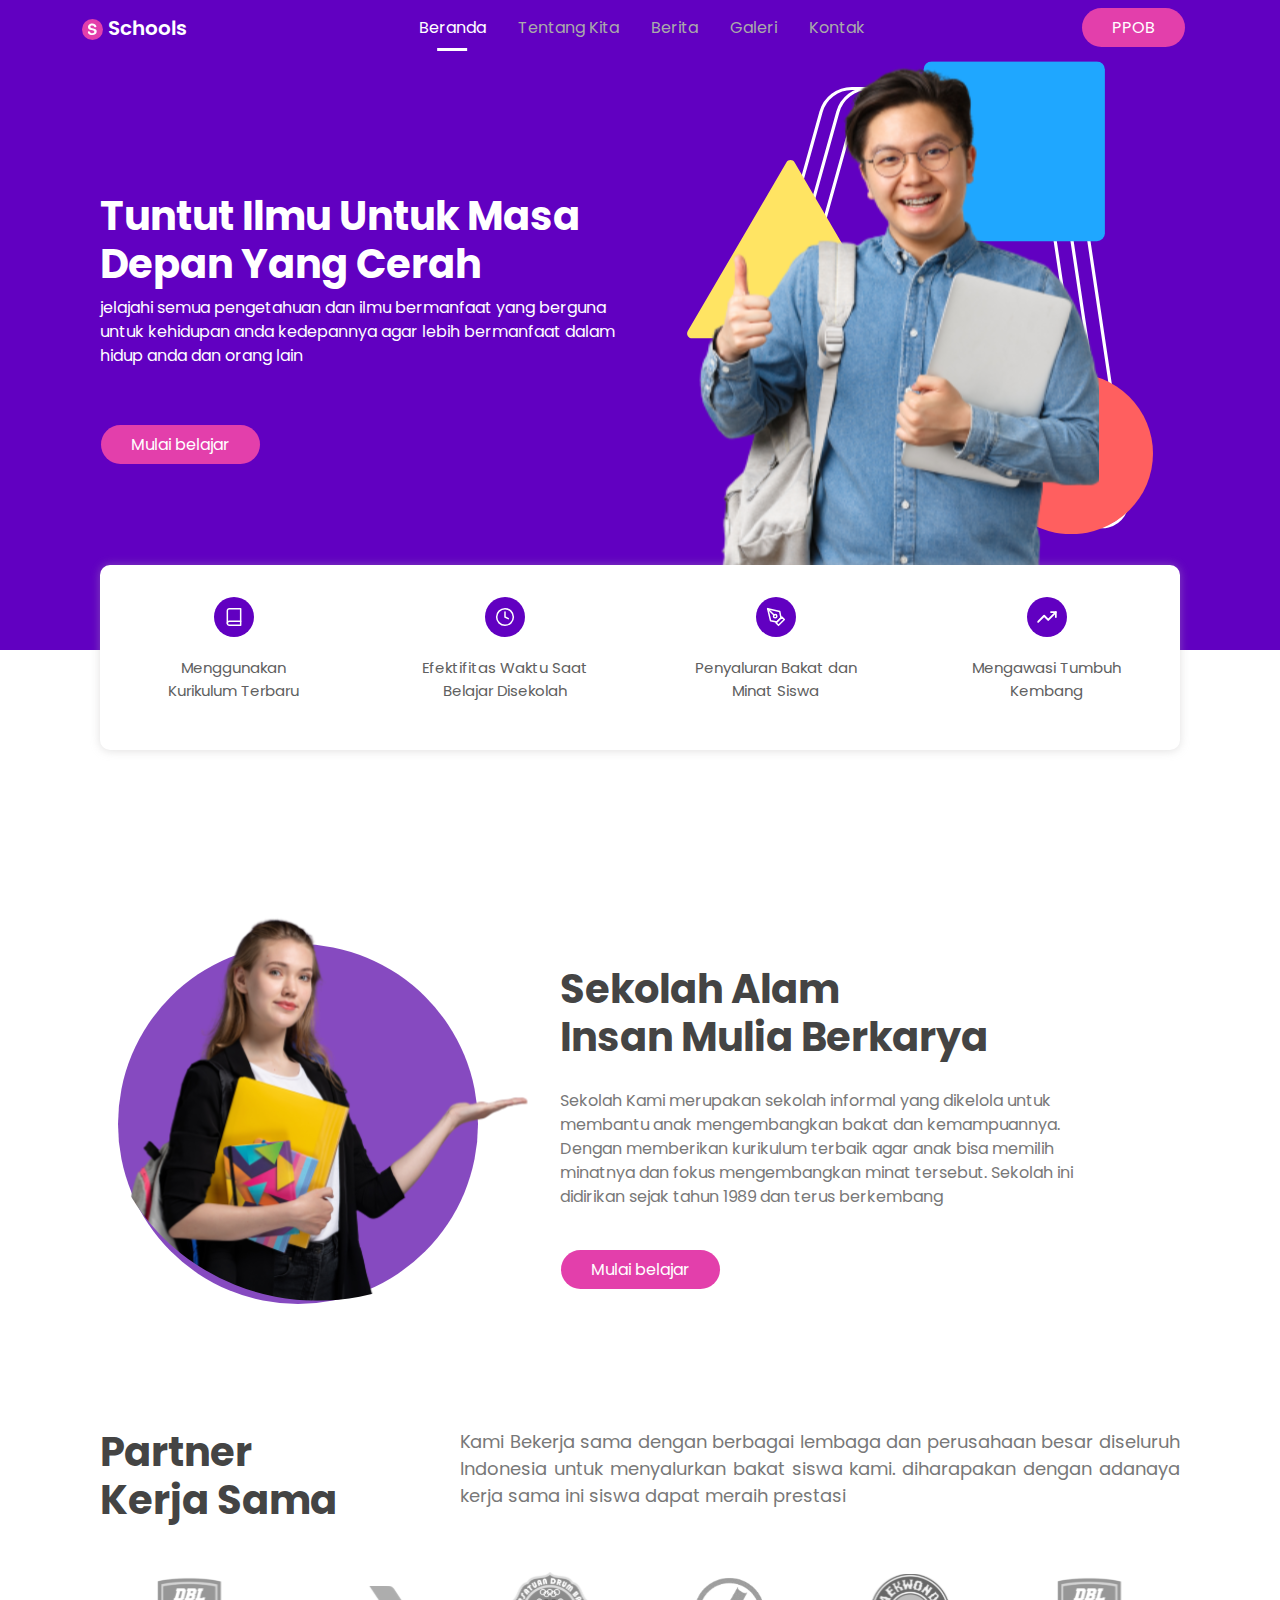
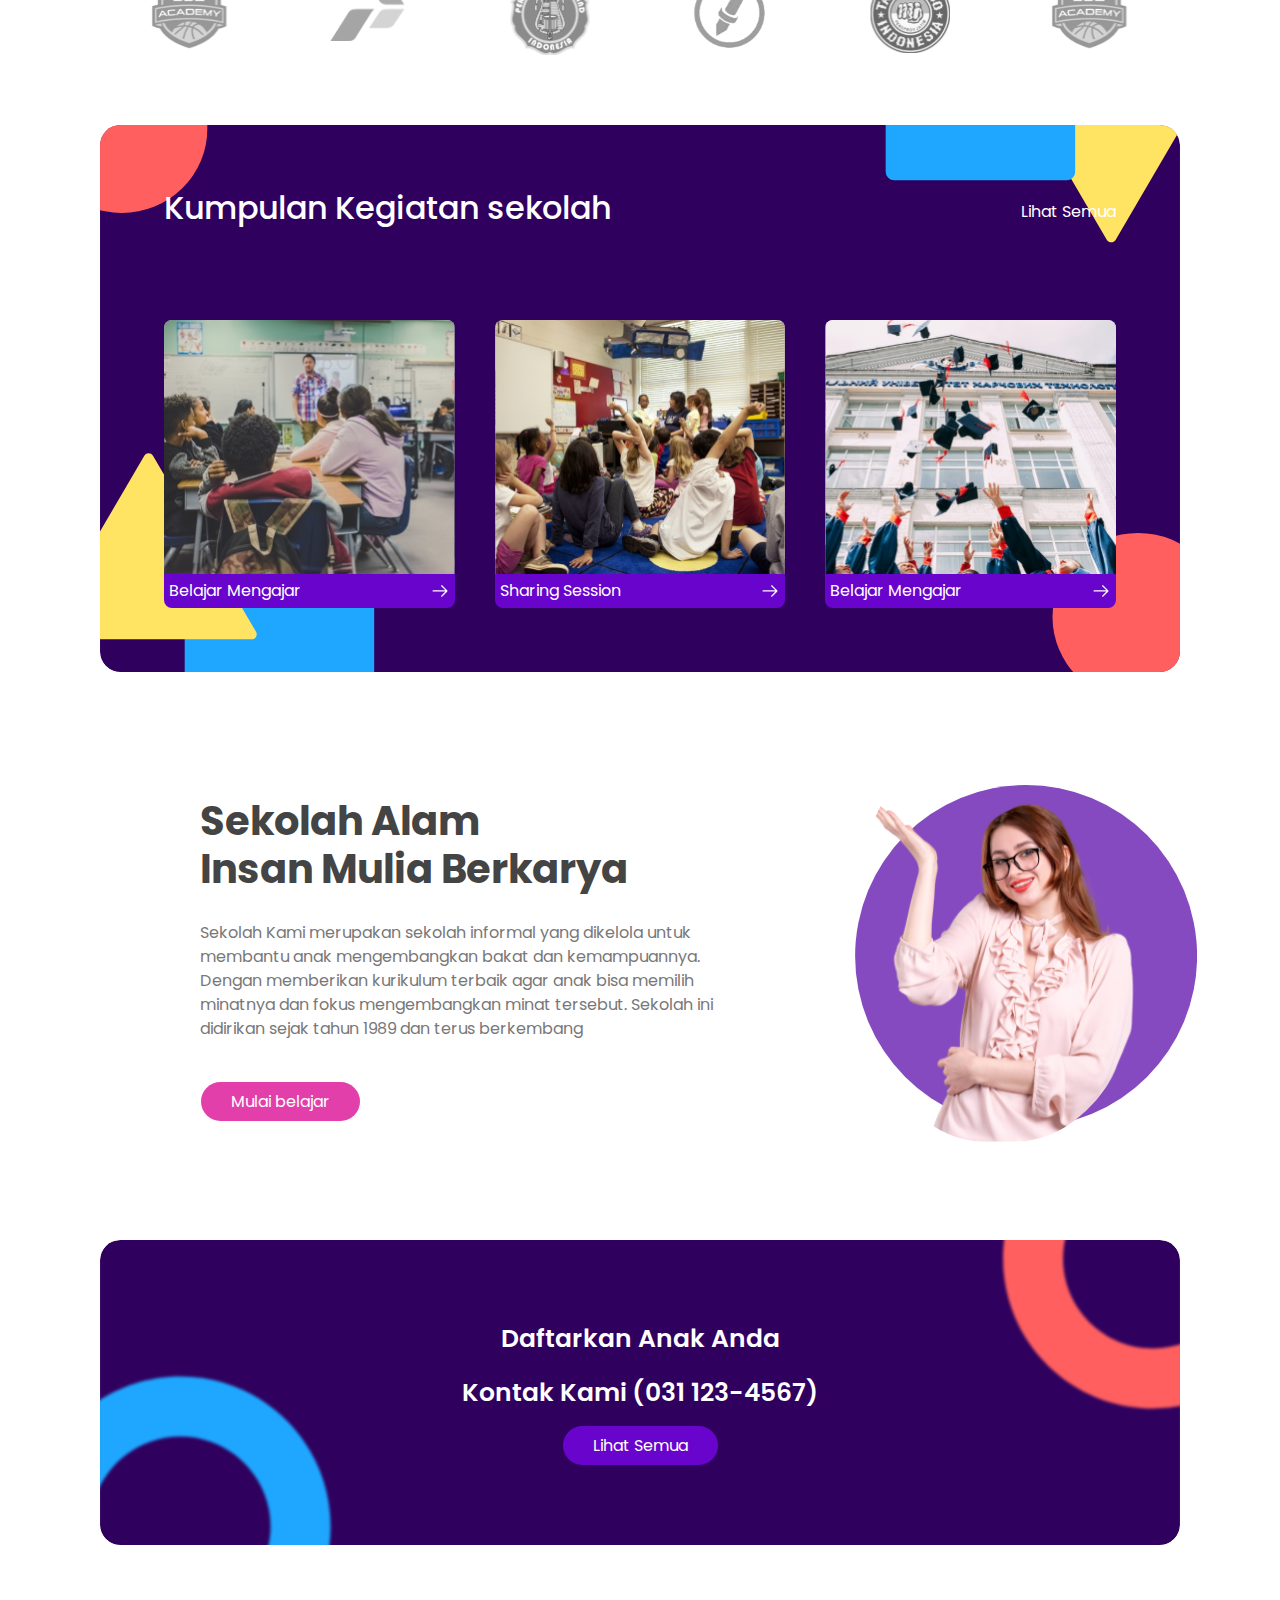
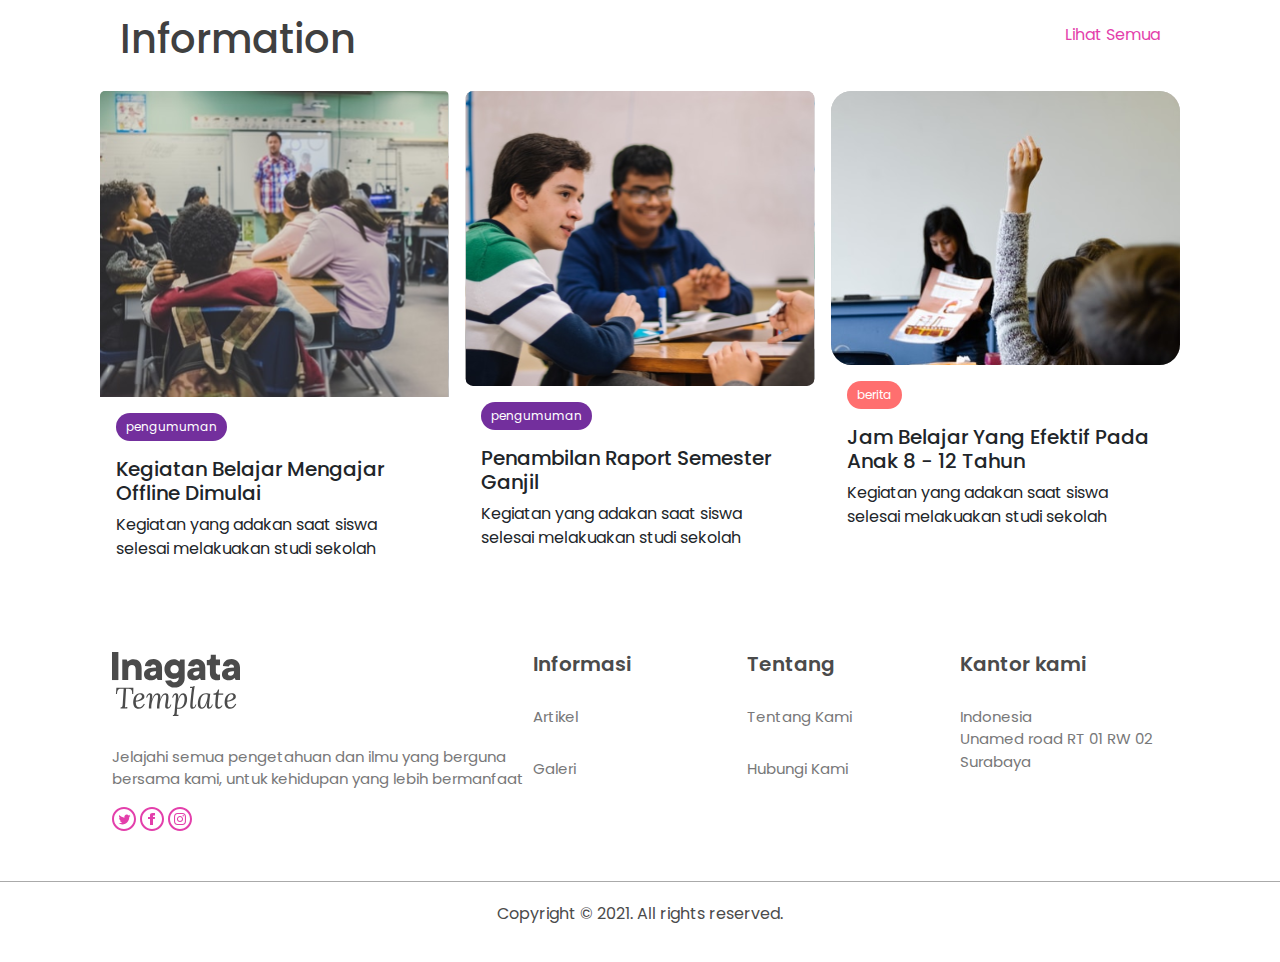
<file: index.html>
<!DOCTYPE html>
<html lang="en">

<head>
  <meta charset="UTF-8" />
  <meta name="viewport" content="width=device-width, initial-scale=1.0" />
  <title>Website Sekolah | Beranda</title>
  <link rel="stylesheet" href="assets/css/Style.css" />
  <link href="https://cdn.jsdelivr.net/npm/bootstrap@5.3.3/dist/css/bootstrap.min.css" rel="stylesheet"
    integrity="sha384-QWTKZyjpPEjISv5WaRU9OFeRpok6YctnYmDr5pNlyT2bRjXh0JMhjY6hW+ALEwIH" crossorigin="anonymous" />
</head>

<body>
  <!-- header -->
  <header>
    <nav class="navbar fixed-top">
      <div class="container">
        <a class="navbar-brand" href="index.html">
          <img src="assets/logo/logo school.svg" />
          Schools
        </a>

        <ul class="nav">
          <li class="nav-item">
            <a class="nav-link active" aria-current="page" href="index.html">Beranda</a>
          </li>
          <li class="nav-item">
            <a class="nav-link" href="tentang.html">Tentang Kita</a>
          </li>
          <li class="nav-item">
            <a class="nav-link" href="berita.html">Berita</a>
          </li>
          <li class="nav-item">
            <a class="nav-link" href="galeri.html">Galeri</a>
          </li>
          <li class="nav-item">
            <a class="nav-link" href="kontak.html">Kontak</a>
          </li>
        </ul>

        <button class="btn"><a href="">PPOB</a></button>
      </div>
    </nav>
  </header>
  <!-- end of header -->

  <main>
    <!-- hero -->
    <section id="hero">
      <div class="hero-left">
        <h1 class="pre-title">Tuntut Ilmu Untuk Masa Depan Yang Cerah</h1>
        <p>
          jelajahi semua pengetahuan dan ilmu bermanfaat yang berguna untuk
          kehidupan anda kedepannya agar lebih bermanfaat dalam hidup anda dan
          orang lain
        </p>

        <button class="btn"><a href="">Mulai belajar</a></button>
      </div>
      <div class="hero-right">
        <img class="image img1" src="assets/logo/logo inagata.svg" alt="" />
        <img class="image img2" src="assets/image/org1.svg" alt="" />
      </div>
    </section>
    <!-- end of hero -->

    <!-- keunggulan -->
    <section id="card-keunggulan">
      <div class="container-beranda">
        <!-- card 1 -->
        <div class="card-detail">
          <div class="card-icon">
            <img src="assets/logo/book.svg" alt="">
          </div>
          <p>Menggunakan Kurikulum Terbaru</p>
        </div>

        <!-- card 2 -->
        <div class="card-detail">
          <div class="card-icon">
            <img src="assets/logo/clock.svg" alt="">
          </div>
          <p>Efektifitas Waktu Saat Belajar Disekolah</p>
        </div>

        <!-- card 3 -->
        <div class="card-detail">
          <div class="card-icon">
            <img src="assets/logo/pen-tool.svg" alt="">
          </div>
          <p>Penyaluran Bakat dan Minat Siswa</p>
        </div>

        <!-- card 4 -->
        <div class="card-detail">
          <div class="card-icon">
            <img src="assets/logo/trending-up.svg" alt="">
          </div>
          <p>Mengawasi Tumbuh Kembang</p>
        </div>
    </section>
    <!-- end of keunggulan -->

    <!-- hero 2 -->
    <section id="hero-2">
      <div class="hero-left">
        <img class="image-2 img1-2" src="assets/image/bg3.svg" alt="" />
        <img class="image-2 img2-2" src="assets/image/org2.svg" alt="" />
      </div>
      <div class="hero-right">
        <h1 class="pre-title">Sekolah Alam <br>Insan Mulia Berkarya</h1>
        <p>
          Sekolah Kami merupakan sekolah informal yang dikelola untuk membantu
          anak mengembangkan bakat dan kemampuannya. Dengan memberikan kurikulum
          terbaik agar anak bisa memilih minatnya dan fokus mengembangkan minat
          tersebut. Sekolah ini didirikan sejak tahun 1989 dan terus berkembang
        </p>

        <button class="btn"><a href="">Mulai belajar</a></button>
      </div>

    </section>
    <!-- end of hero 2 -->

    <!-- partner -->
    <section id="partner">
      <div class="container-partner">
        <div class="partner-text">
          <h1>Partner <br>Kerja Sama</h1>
          <p>Kami Bekerja sama dengan berbagai lembaga dan perusahaan besar
            diseluruh Indonesia untuk menyalurkan bakat siswa kami. diharapakan
            dengan adanaya kerja sama ini siswa dapat meraih prestasi
          </p>
        </div>
        <div class="logo-partner">
          <img src="assets/logo/DBL academy.svg" alt="logo DBL academy">
          <img src="assets/logo/pertamina.svg" alt="logo pertamina">
          <img src="assets/logo/persatuan drumband.svg" alt="logo persatuan drum band indonesia">
          <img src="assets/logo/Djarum.svg" alt="logo djarum">
          <img src="assets/logo/taekwondo.svg" alt="logo taekwondo indonesia">
          <img src="assets/logo/DBL academy.svg" alt="logo DBL academy">
        </div>
      </div>
    </section>
    <!-- end of partner -->


    <!-- kumpulan kegiatan-->
    <section id="kegiatan">
      <div class="main-container">
        <div class="bg">
          <img src="assets/image/bg1.svg" alt="">

          <div class="card-img-overlay kumpulan-kegiatan d-flex flex-column justify-content-between"
            style="padding: 4rem;">
            <div class="title-text">
              <h2>Kumpulan Kegiatan sekolah</h2>
              <strong><a href="">Lihat Semua</a></strong>
            </div>

            <div class="kegiatan">
              <div class="row gap-3">
                <div class="card-kegiatan col">
                  <div class="card-cover">
                    <img class="rounded-top-3" src="assets/image/belajar mengajar 1.svg" alt="">

                    <div class="card-info">
                      <div class="card-title rounded-bottom-3">
                        <p>Belajar Mengajar</p>
                        <a href="">
                          <svg clip-rule="evenodd" fill-rule="evenodd" stroke-linejoin="round" stroke-miterlimit="2"
                            viewBox="0 0 24 24" xmlns="http://www.w3.org/2000/svg">
                            <path
                              d="m14.523 18.787s4.501-4.505 6.255-6.26c.146-.146.219-.338.219-.53s-.073-.383-.219-.53c-1.753-1.754-6.255-6.258-6.255-6.258-.144-.145-.334-.217-.524-.217-.193 0-.385.074-.532.221-.293.292-.295.766-.004 1.056l4.978 4.978h-14.692c-.414 0-.75.336-.75.75s.336.75.75.75h14.692l-4.979 4.979c-.289.289-.286.762.006 1.054.148.148.341.222.533.222.19 0 .378-.072.522-.215z"
                              fill-rule="nonzero" />
                          </svg>
                        </a>
                      </div>
                    </div>
                  </div>
                </div>

                <div class="card-kegiatan col">
                  <div class="card-cover">
                    <img class="rounded-top-3" src="assets/image/sharing1.svg" alt="">
                  </div>

                  <div class="card-info">
                    <div class="card-title rounded-bottom-3">
                      <p>Sharing Session</p>
                      <a href="">
                        <svg clip-rule="evenodd" fill-rule="evenodd" stroke-linejoin="round" stroke-miterlimit="2"
                          viewBox="0 0 24 24" xmlns="http://www.w3.org/2000/svg">
                          <path
                            d="m14.523 18.787s4.501-4.505 6.255-6.26c.146-.146.219-.338.219-.53s-.073-.383-.219-.53c-1.753-1.754-6.255-6.258-6.255-6.258-.144-.145-.334-.217-.524-.217-.193 0-.385.074-.532.221-.293.292-.295.766-.004 1.056l4.978 4.978h-14.692c-.414 0-.75.336-.75.75s.336.75.75.75h14.692l-4.979 4.979c-.289.289-.286.762.006 1.054.148.148.341.222.533.222.19 0 .378-.072.522-.215z"
                            fill-rule="nonzero" />
                        </svg>
                      </a>
                    </div>
                  </div>
                </div>

                <div class="card-kegiatan col">
                  <div class="card-cover">
                    <img class="rounded-top-3" src="assets/image/kelulusan.svg" alt="">
                  </div>

                  <div class="card-info">
                    <div class="card-title rounded-bottom-3">
                      <p>Belajar Mengajar</p>
                      <a href="">
                        <svg clip-rule="evenodd" fill-rule="evenodd" stroke-linejoin="round" stroke-miterlimit="2"
                          viewBox="0 0 24 24" xmlns="http://www.w3.org/2000/svg">
                          <path
                            d="m14.523 18.787s4.501-4.505 6.255-6.26c.146-.146.219-.338.219-.53s-.073-.383-.219-.53c-1.753-1.754-6.255-6.258-6.255-6.258-.144-.145-.334-.217-.524-.217-.193 0-.385.074-.532.221-.293.292-.295.766-.004 1.056l4.978 4.978h-14.692c-.414 0-.75.336-.75.75s.336.75.75.75h14.692l-4.979 4.979c-.289.289-.286.762.006 1.054.148.148.341.222.533.222.19 0 .378-.072.522-.215z"
                            fill-rule="nonzero" />
                        </svg>
                      </a>
                    </div>
                  </div>
                </div>

              </div>
            </div>
          </div>

        </div>
      </div>
    </section>

    <!-- end of kumpulan -->


    <!-- hero 2 -->
    <section id="hero-3">
      <div class="hero-right">
        <h1 class="pre-title">Sekolah Alam <br>Insan Mulia Berkarya</h1>
        <p>
          Sekolah Kami merupakan sekolah informal yang dikelola untuk membantu
          anak mengembangkan bakat dan kemampuannya. Dengan memberikan kurikulum
          terbaik agar anak bisa memilih minatnya dan fokus mengembangkan minat
          tersebut. Sekolah ini didirikan sejak tahun 1989 dan terus berkembang
        </p>

        <button class="btn"><a href="">Mulai belajar</a></button>
      </div>
      <div class="hero-left">
        <img class="image-3 img1-3" src="assets/image/bg3.svg" alt="" />
        <img class="image-3 img2-3" src="assets/image/org3.svg" alt="" />
      </div>

    </section>
    <!-- end of hero 2 -->

    <!-- info kontak -->
    <section id="info-kontak">
      <div class="bg">
        <img src="assets/image/bg2.svg" alt="">
        <div class="info-kontak card-img-overlay">
          <div class="d-flex flex-column">
            <p>Daftarkan Anak Anda</p>
            <p>Kontak Kami (031 123-4567)</p>
            <button class="btn"><a href="">Lihat Semua</a></button>
          </div>
        </div>
      </div>
    </section>
    <!-- end of info kontak -->

    <section id="information">
      <div class="infor">
        <h1>Information</h1>
        <p><a href="">Lihat Semua</a></p>
      </div>
      <div class="card-infor">
        <div class="row row-cols-1 row-cols-sm-3 g-3">
          <!-- row 1 -->
          <div class="col">
            <div class="card">
              <img src="assets/image/belajar mengajar 1.svg" class="card-img-top" alt="card-img-top">
              <div class="card-body">
                <p class="info-tags pengumuman">pengumuman</p>
                <h5 class="card-title">Kegiatan Belajar Mengajar Offline Dimulai</h5>
                <p class="card-text">Kegiatan yang adakan saat siswa selesai melakuakan studi sekolah</p>
              </div>
            </div>
          </div>
        
          <div class="col">
            <div class="card">
              <img src="assets/image/sharing2.svg" class="card-img-top" alt="card-img-top">
              <div class="card-body">
                <p class="info-tags pengumuman">pengumuman</p>
                <h5 class="card-title">Penambilan Raport Semester Ganjil</h5>
                <p class="card-text">Kegiatan yang adakan saat siswa selesai melakuakan studi sekolah</p>
              </div>
            </div>
          </div>
          <div class="col">
            <div class="card">
              <img src="assets/image/presentasi projek 1.svg" class="card-img-top" alt="card-img-top">
              <div class="card-body">
                <p class="info-tags berita">berita</p>
                <h5 class="card-title">Jam Belajar Yang Efektif Pada Anak 8 - 12 Tahun</h5>
                <p class="card-text">Kegiatan yang adakan saat siswa selesai melakuakan studi sekolah</p>
              </div>
          </div>
        </div>
      </div>
    </section>

  </main>

  <!-- footer -->
  <footer>
    <div class="container">
      <div class="sec aboutus">
        <a href="index.html">
          <img src="assets/logo/inagata.svg" alt="logo inagata" />
        </a>
        <p>
          Jelajahi semua pengetahuan dan ilmu yang berguna bersama kami, untuk
          kehidupan yang lebih bermanfaat
        </p>
        <div class="icon">
          <a href="">
            <svg xmlns="http://www.w3.org/2000/svg" width="24" height="24" viewBox="0 0 24 24">
              <path
                d="M12 2c5.514 0 10 4.486 10 10s-4.486 10-10 10-10-4.486-10-10 4.486-10 10-10zm0-2c-6.627 0-12 5.373-12 12s5.373 12 12 12 12-5.373 12-12-5.373-12-12-12zm6.5 8.778c-.441.196-.916.328-1.414.388.509-.305.898-.787 1.083-1.362-.476.282-1.003.487-1.564.597-.448-.479-1.089-.778-1.796-.778-1.59 0-2.758 1.483-2.399 3.023-2.045-.103-3.86-1.083-5.074-2.572-.645 1.106-.334 2.554.762 3.287-.403-.013-.782-.124-1.114-.308-.027 1.14.791 2.207 1.975 2.445-.346.094-.726.116-1.112.042.313.978 1.224 1.689 2.3 1.709-1.037.812-2.34 1.175-3.647 1.021 1.09.699 2.383 1.106 3.773 1.106 4.572 0 7.154-3.861 6.998-7.324.482-.346.899-.78 1.229-1.274z" />
            </svg>
          </a>
          <a href="https://www.facebook.com/inagatatechno">
            <svg xmlns="http://www.w3.org/2000/svg" width="24" height="24" viewBox="0 0 24 24">
              <path
                d="M12 2c5.514 0 10 4.486 10 10s-4.486 10-10 10-10-4.486-10-10 4.486-10 10-10zm0-2c-6.627 0-12 5.373-12 12s5.373 12 12 12 12-5.373 12-12-5.373-12-12-12zm-2 10h-2v2h2v6h3v-6h1.82l.18-2h-2v-.833c0-.478.096-.667.558-.667h1.442v-2.5h-2.404c-1.798 0-2.596.792-2.596 2.308v1.692z" />
            </svg>
          </a>
          <a href="https://www.instagram.com/hubacademy_inagata/">
            <svg xmlns="http://www.w3.org/2000/svg" width="24" height="24" viewBox="0 0 24 24">
              <path
                d="M12 2c5.514 0 10 4.486 10 10s-4.486 10-10 10-10-4.486-10-10 4.486-10 10-10zm0-2c-6.627 0-12 5.373-12 12s5.373 12 12 12 12-5.373 12-12-5.373-12-12-12zm0 7.082c1.602 0 1.792.006 2.425.035 1.627.074 2.385.845 2.46 2.459.028.633.034.822.034 2.424s-.006 1.792-.034 2.424c-.075 1.613-.832 2.386-2.46 2.46-.633.028-.822.035-2.425.035-1.602 0-1.792-.006-2.424-.035-1.63-.075-2.385-.849-2.46-2.46-.028-.632-.035-.822-.035-2.424s.007-1.792.035-2.424c.074-1.615.832-2.386 2.46-2.46.632-.029.822-.034 2.424-.034zm0-1.082c-1.63 0-1.833.007-2.474.037-2.18.1-3.39 1.309-3.49 3.489-.029.641-.036.845-.036 2.474 0 1.63.007 1.834.036 2.474.1 2.179 1.31 3.39 3.49 3.49.641.029.844.036 2.474.036 1.63 0 1.834-.007 2.475-.036 2.176-.1 3.391-1.309 3.489-3.49.029-.64.036-.844.036-2.474 0-1.629-.007-1.833-.036-2.474-.098-2.177-1.309-3.39-3.489-3.489-.641-.03-.845-.037-2.475-.037zm0 2.919c-1.701 0-3.081 1.379-3.081 3.081s1.38 3.081 3.081 3.081 3.081-1.379 3.081-3.081c0-1.701-1.38-3.081-3.081-3.081zm0 5.081c-1.105 0-2-.895-2-2 0-1.104.895-2 2-2 1.104 0 2.001.895 2.001 2s-.897 2-2.001 2zm3.202-5.922c-.397 0-.72.322-.72.72 0 .397.322.72.72.72.398 0 .721-.322.721-.72 0-.398-.322-.72-.721-.72z" />
            </svg>
          </a>
        </div>
      </div>
      <div class="sec info">
        <h5>Informasi</h5>
        <p>Artikel</p>
        <p>Galeri</p>
      </div>
      <div class="sec tentang">
        <h5>Tentang</h5>
        <p>Tentang Kami</p>
        <p>Hubungi Kami</p>
      </div>
      <div class="sec kantor">
        <h5>Kantor kami</h5>
        <p>Indonesia <br />Unamed road RT 01 RW 02 <br />Surabaya</p>
      </div>
    </div>
  </footer>
  <div class="copyright">
    <p>Copyright &#169; 2021. All rights reserved.</p>
  </div>
  <!-- end of footer -->
</body>

</html>
</file>
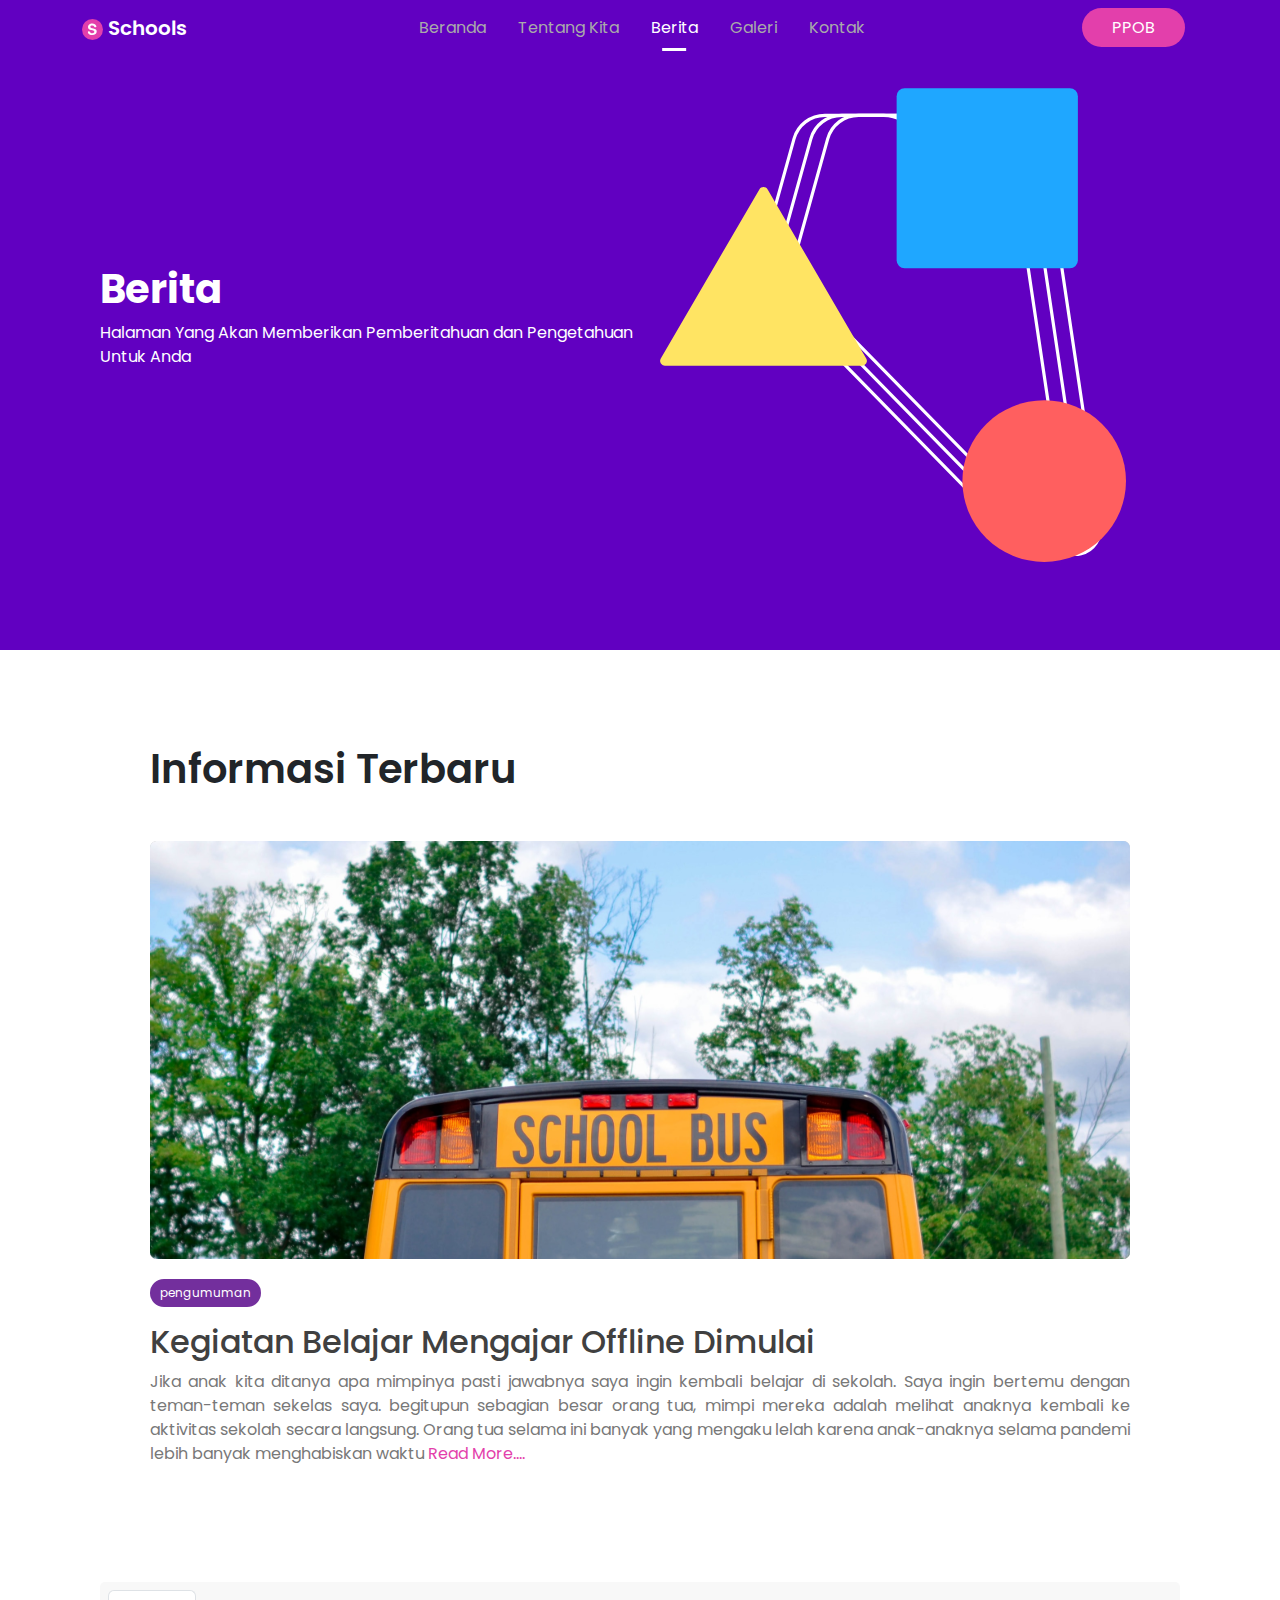
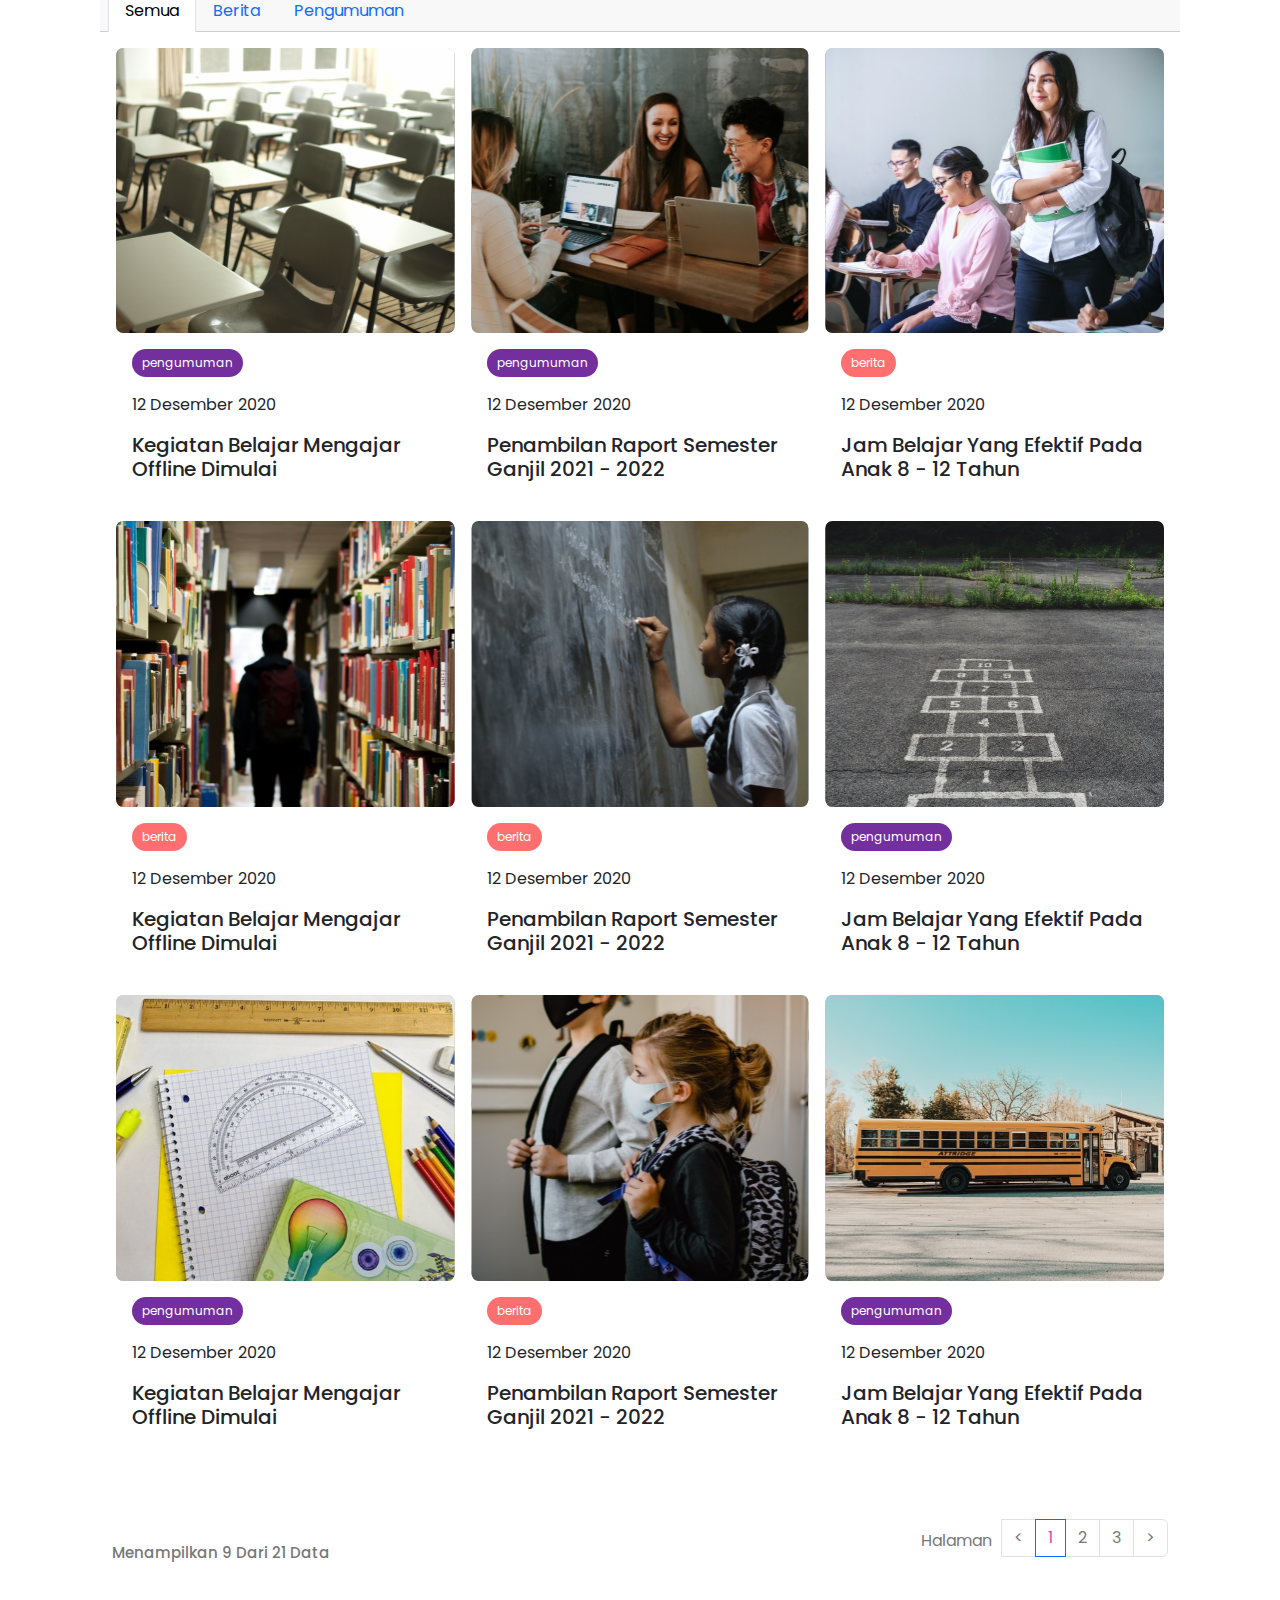
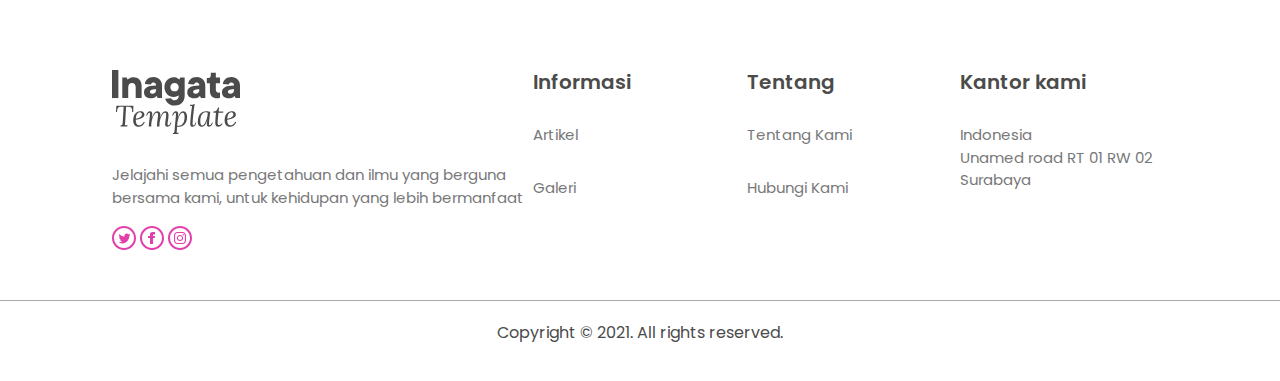
<file: berita.html>
<!DOCTYPE html>
<html lang="en">
  <head>
    <meta charset="UTF-8" />
    <meta name="viewport" content="width=device-width, initial-scale=1.0" />
    <title>Website Sekolah | Berita</title>
    <link rel="stylesheet" href="assets/css/Style.css" />
    <link
      href="https://cdn.jsdelivr.net/npm/bootstrap@5.3.3/dist/css/bootstrap.min.css"
      rel="stylesheet"
      integrity="sha384-QWTKZyjpPEjISv5WaRU9OFeRpok6YctnYmDr5pNlyT2bRjXh0JMhjY6hW+ALEwIH"
      crossorigin="anonymous"
    />
  </head>
  <body>
    <!-- header -->
    <header>
      <nav class="navbar fixed-top">
        <div class="container">
          <a class="navbar-brand" href="index.html">
            <img src="assets/logo/logo school.svg" />
            Schools
          </a>

          <ul class="nav">
            <li class="nav-item">
              <a class="nav-link" href="index.html">Beranda</a>
            </li>
            <li class="nav-item">
              <a class="nav-link" href="tentang.html">Tentang Kita</a>
            </li>
            <li class="nav-item">
              <a class="nav-link active" aria-current="page" href="berita.html"
                >Berita</a
              >
            </li>
            <li class="nav-item">
              <a class="nav-link" href="galeri.html">Galeri</a>
            </li>
            <li class="nav-item">
              <a class="nav-link" href="kontak.html">Kontak</a>
            </li>
          </ul>

          <button class="btn"><a href="">PPOB</a></button>
        </div>
      </nav>
    </header>
    <!-- end of header -->

    <main>
      <!-- hero -->
      <section id="hero">
        <div class="hero-left">
          <h1 class="pre-title">Berita</h1>
          <p>
            Halaman Yang Akan Memberikan Pemberitahuan dan Pengetahuan Untuk
            Anda
          </p>
        </div>
        <div class="hero-right">
          <img src="assets/logo/logo inagata.svg" alt="" />
        </div>
      </section>
      <!-- end of hero -->

      <!-- Informasi terbaru -->
      <section id="news">
        <div class="container-news">
          <h1>Informasi Terbaru</h1>
          <img src="assets/image/bus1.svg" alt="">
          <p class="info-tags pengumuman">pengumuman</p>
          <div class="body-text">
            <h2>Kegiatan Belajar Mengajar Offline Dimulai</h2>
            <p>Jika anak kita ditanya apa mimpinya pasti jawabnya saya ingin kembali 
              belajar di sekolah. Saya ingin bertemu dengan teman-teman sekelas saya. 
              begitupun sebagian besar orang tua, mimpi mereka adalah melihat anaknya 
              kembali ke aktivitas sekolah secara langsung. Orang tua selama ini banyak 
              yang mengaku lelah karena anak-anaknya selama pandemi lebih banyak 
              menghabiskan waktu <a href="isi_berita.html">Read More....</a></p>
          </div>
        </div>
      </section>
      <!-- end of informasi terbaru -->

      <!-- nav card -->
      <section id="nav-card">
        <!-- Tabs or Pills can be used in a card with the help of .nav-{tabs|pills} and .card-header-{tabs|pills} classes -->
        <div class="card">
          <div class="card-header d-flex">
            <ul class="nav nav-tabs card-header-tabs" id="myTab" role="tablist">
              <li class="nav-item" role="presentation">
                <a class="nav-link active" id="semua-tab" data-bs-toggle="tab" href="#" role="tab" aria-controls="semua" aria-selected="true">Semua</a>
              </li>
              <li class="nav-item" role="presentation">
                <a class="nav-link" id="berita-tab" data-bs-toggle="tab" href="#" role="tab" aria-controls="berita" aria-selected="false">Berita</a>
              </li>
              <li class="nav-item">
                <a class="nav-link " id="pengumuman-tab" data-bs-toggle="tab" href="#" role="tab" aria-controls="pegumuman" tabindex="-1" aria-selected="false">Pengumuman</a>
              </li>
            </ul>
          </div>
          <div class="card-body">
            <div class="tab-content" id="myTabContent">
              <div class="tab-pane fade show active" id="semua" role="tabpanel" aria-labelledby="semua-tab">
                <div class="card-galeri">
                  <div class="row row-cols-1 row-cols-sm-3 g-3">
                    <!-- row 1 -->
                    <div class="col">
                      <div class="card">
                        <img src="assets/image/kegiatan belajar 1.svg" class="card-img-top" alt="card-grid-image">
                        <div class="card-body">
                          <p class="info-tags pengumuman">pengumuman</p>
                          <p class="card-text">12 Desember 2020</p>
                          <h5 class="card-title">Kegiatan Belajar Mengajar Offline Dimulai</h5>
                        </div>
                      </div>
                    </div>
                    <div class="col">
                      <div class="card">
                        <img src="assets/image/pengambilan raport 1.svg" class="card-img-top" alt="card-grid-image">
                        <div class="card-body">
                          <p class="info-tags pengumuman">pengumuman</p>
                          <p class="card-text">12 Desember 2020</p>
                          <h5 class="card-title">Penambilan Raport Semester Ganjil 2021 - 2022</h5>
                        </div>
                      </div>
                    </div>
                    <div class="col">
                      <div class="card">
                        <img src="assets/image/jam belajar 1.svg" class="card-img-top" alt="card-grid-image">
                        <div class="card-body">
                          <p class="info-tags berita">berita</p>
                          <p class="card-text">12 Desember 2020</p>
                          <h5 class="card-title">Jam Belajar Yang Efektif Pada Anak 8 - 12 Tahun</h5>
                        </div>
                      </div>
                    </div>
      
                    <!-- row 2 -->
                    <div class="col">
                      <div class="card">
                        <img src="assets/image/kegiatan belajar2.svg" class="card-img-top" alt="card-grid-image">
                        <div class="card-body">
                          <p class="info-tags berita">berita</p>
                          <p class="card-text">12 Desember 2020</p>
                          <h5 class="card-title">Kegiatan Belajar Mengajar Offline Dimulai</h5>
                        </div>
                      </div>
                    </div>
      
                    <div class="col">
                      <div class="card">
                        <img src="assets/image/pengambilan raport 2.svg" class="card-img-top" alt="card-grid-image">
                        <div class="card-body">
                          <p class="info-tags berita">berita</p>
                          <p class="card-text">12 Desember 2020</p>
                          <h5 class="card-title">Penambilan Raport Semester Ganjil 2021 - 2022</h5>
                        </div>
                      </div>
                    </div>
                    <div class="col">
                      <div class="card">
                        <img src="assets/image/jam belajar 2.svg" class="card-img-top" alt="card-grid-image">
                        <div class="card-body">
                          <p class="info-tags pengumuman">pengumuman</p>
                          <p class="card-text">12 Desember 2020</p>
                          <h5 class="card-title">Jam Belajar Yang Efektif Pada Anak 8 - 12 Tahun</h5>
                        </div>
                      </div>
                    </div>
      
                    <!-- row 3 -->
                    <div class="col">
                      <div class="card">
                        <img src="assets/image/kegiatan belajar 3.svg" class="card-img-top" alt="card-grid-image">
                        <div class="card-body">
                          <p class="info-tags pengumuman">pengumuman</p>
                          <p class="card-text">12 Desember 2020</p>
                          <h5 class="card-title">Kegiatan Belajar Mengajar Offline Dimulai</h5>
                        </div>
                      </div>
                    </div>
                    <div class="col">
                      <div class="card">
                        <img src="assets/image/pengambilan raport 3.svg" class="card-img-top" alt="card-grid-image">
                        <div class="card-body">
                          <p class="info-tags berita">berita</p>
                          <p class="card-text">12 Desember 2020</p>
                          <h5 class="card-title">Penambilan Raport Semester Ganjil 2021 - 2022</h5>
                        </div>
                      </div>
                    </div>
                    <div class="col">
                      <div class="card">
                        <img src="assets/image/jam belajar 3.svg" class="card-img-top" alt="card-grid-image">
                        <div class="card-body">
                          <p class="info-tags pengumuman">pengumuman</p>
                          <p class="card-text">12 Desember 2020</p>
                          <h5 class="card-title">Jam Belajar Yang Efektif Pada Anak 8 - 12 Tahun</h5>
                        </div>
                      </div>
                    </div>
      
                  </div>
                </div>
              </div>
              <div class="tab-pane fade" id="berita" role="tabpanel" aria-labelledby="berita-tab"></div>
              <div class="tab-pane fade" id="pengumuman" role="tabpanel" aria-labelledby="pengumuman-tab"></div>
            </div>
          </div>
        </div>
      </section>
      <!-- end of nav card -->

      <section id="halaman">
        <div class="container">
          <div class="row">
            <div class="col-6">
              <h5>Menampilkan 9 Dari 21 Data</h5>
            </div>
            <div class="col-6 d-flex justify-content-end">
              <nav aria-label="Page navigation">
                <ul class="pagination">
                  <p class="page-item">Halaman</p>
                  <li class="page-item">
                    <a class="page-link" href="#" aria-label="Previous">
                      <span aria-hidden="true"><</span>
                    </a>
                  </li>
                  <li class="page-item"><a class="page-link active" href="#">1</a></li>
                  <li class="page-item"><a class="page-link" href="#">2</a></li>
                  <li class="page-item"><a class="page-link" href="#">3</a></li>
                  <li class="page-item">
                    <a class="page-link" href="#" aria-label="Next">
                      <span aria-hidden="true">></span>
                    </a>
                  </li>
                </ul>
              </nav>
            </div>

          </div>
        </div>
      </section>
    </main>

    <!-- footer -->
    <footer>
      <div class="container">
        <div class="sec aboutus">
          <a href="index.html">
            <img src="assets/logo/inagata.svg" alt="logo inagata" />
          </a>
          <p>
            Jelajahi semua pengetahuan dan ilmu yang berguna bersama kami, untuk
            kehidupan yang lebih bermanfaat
          </p>
          <div class="icon">
            <a href="">
              <svg
                xmlns="http://www.w3.org/2000/svg"
                width="24"
                height="24"
                viewBox="0 0 24 24"
              >
                <path
                  d="M12 2c5.514 0 10 4.486 10 10s-4.486 10-10 10-10-4.486-10-10 4.486-10 10-10zm0-2c-6.627 0-12 5.373-12 12s5.373 12 12 12 12-5.373 12-12-5.373-12-12-12zm6.5 8.778c-.441.196-.916.328-1.414.388.509-.305.898-.787 1.083-1.362-.476.282-1.003.487-1.564.597-.448-.479-1.089-.778-1.796-.778-1.59 0-2.758 1.483-2.399 3.023-2.045-.103-3.86-1.083-5.074-2.572-.645 1.106-.334 2.554.762 3.287-.403-.013-.782-.124-1.114-.308-.027 1.14.791 2.207 1.975 2.445-.346.094-.726.116-1.112.042.313.978 1.224 1.689 2.3 1.709-1.037.812-2.34 1.175-3.647 1.021 1.09.699 2.383 1.106 3.773 1.106 4.572 0 7.154-3.861 6.998-7.324.482-.346.899-.78 1.229-1.274z"
                />
              </svg>
            </a>
            <a href="https://www.facebook.com/inagatatechno">
              <svg
                xmlns="http://www.w3.org/2000/svg"
                width="24"
                height="24"
                viewBox="0 0 24 24"
              >
                <path
                  d="M12 2c5.514 0 10 4.486 10 10s-4.486 10-10 10-10-4.486-10-10 4.486-10 10-10zm0-2c-6.627 0-12 5.373-12 12s5.373 12 12 12 12-5.373 12-12-5.373-12-12-12zm-2 10h-2v2h2v6h3v-6h1.82l.18-2h-2v-.833c0-.478.096-.667.558-.667h1.442v-2.5h-2.404c-1.798 0-2.596.792-2.596 2.308v1.692z"
                />
              </svg>
            </a>
            <a href="https://www.instagram.com/hubacademy_inagata/">
              <svg
                xmlns="http://www.w3.org/2000/svg"
                width="24"
                height="24"
                viewBox="0 0 24 24"
              >
                <path
                  d="M12 2c5.514 0 10 4.486 10 10s-4.486 10-10 10-10-4.486-10-10 4.486-10 10-10zm0-2c-6.627 0-12 5.373-12 12s5.373 12 12 12 12-5.373 12-12-5.373-12-12-12zm0 7.082c1.602 0 1.792.006 2.425.035 1.627.074 2.385.845 2.46 2.459.028.633.034.822.034 2.424s-.006 1.792-.034 2.424c-.075 1.613-.832 2.386-2.46 2.46-.633.028-.822.035-2.425.035-1.602 0-1.792-.006-2.424-.035-1.63-.075-2.385-.849-2.46-2.46-.028-.632-.035-.822-.035-2.424s.007-1.792.035-2.424c.074-1.615.832-2.386 2.46-2.46.632-.029.822-.034 2.424-.034zm0-1.082c-1.63 0-1.833.007-2.474.037-2.18.1-3.39 1.309-3.49 3.489-.029.641-.036.845-.036 2.474 0 1.63.007 1.834.036 2.474.1 2.179 1.31 3.39 3.49 3.49.641.029.844.036 2.474.036 1.63 0 1.834-.007 2.475-.036 2.176-.1 3.391-1.309 3.489-3.49.029-.64.036-.844.036-2.474 0-1.629-.007-1.833-.036-2.474-.098-2.177-1.309-3.39-3.489-3.489-.641-.03-.845-.037-2.475-.037zm0 2.919c-1.701 0-3.081 1.379-3.081 3.081s1.38 3.081 3.081 3.081 3.081-1.379 3.081-3.081c0-1.701-1.38-3.081-3.081-3.081zm0 5.081c-1.105 0-2-.895-2-2 0-1.104.895-2 2-2 1.104 0 2.001.895 2.001 2s-.897 2-2.001 2zm3.202-5.922c-.397 0-.72.322-.72.72 0 .397.322.72.72.72.398 0 .721-.322.721-.72 0-.398-.322-.72-.721-.72z"
                />
              </svg>
            </a>
          </div>
        </div>
        <div class="sec info">
          <h5>Informasi</h5>
          <p>Artikel</p>
          <p>Galeri</p>
        </div>
        <div class="sec tentang">
          <h5>Tentang</h5>
          <p>Tentang Kami</p>
          <p>Hubungi Kami</p>
        </div>
        <div class="sec kantor">
          <h5>Kantor kami</h5>
          <p>Indonesia <br />Unamed road RT 01 RW 02 <br />Surabaya</p>
        </div>
      </div>
    </footer>
    <div class="copyright">
      <p>Copyright &#169; 2021. All rights reserved.</p>
    </div>
    <!-- end of footer -->
  </body>
</html>
</file>
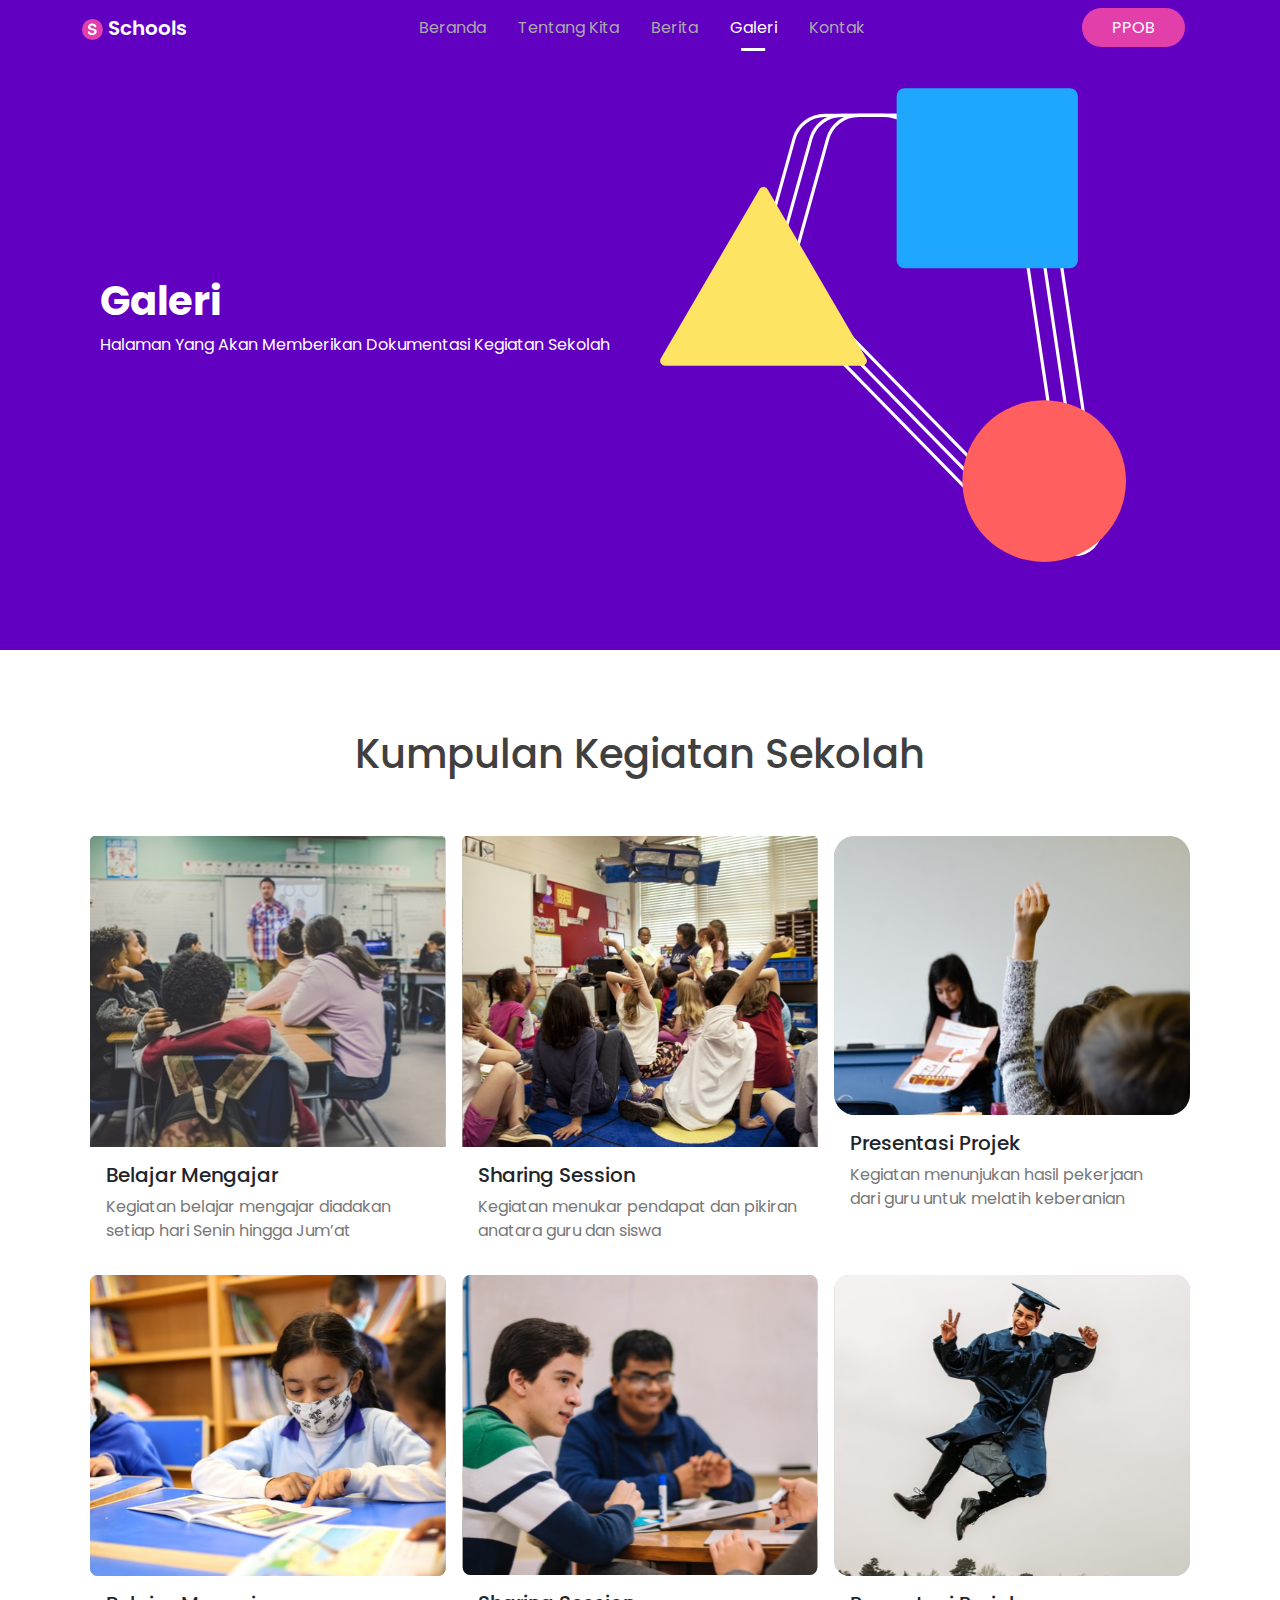
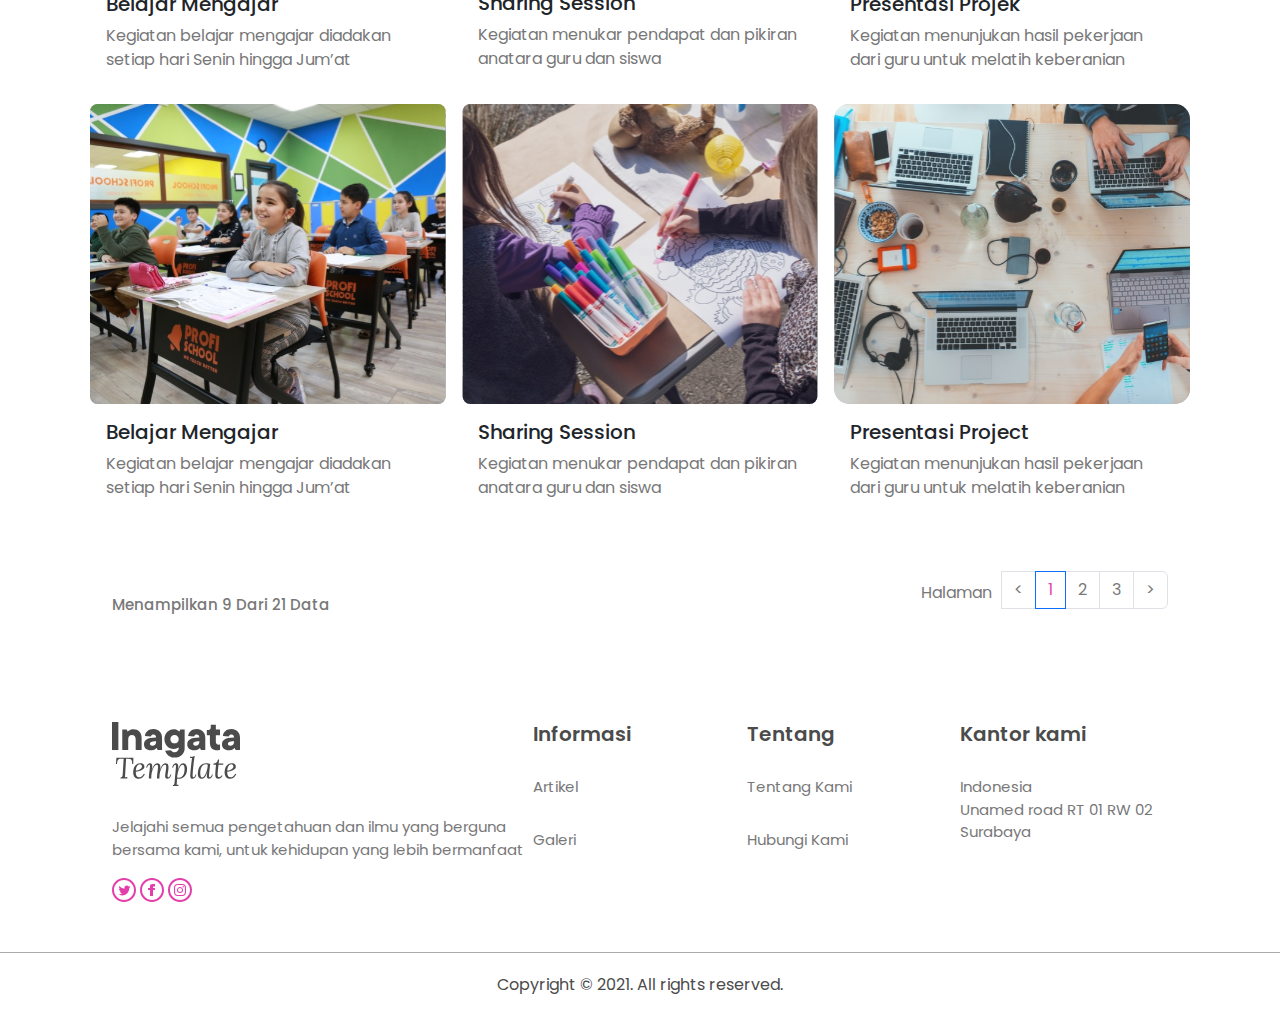
<file: galeri.html>
<!DOCTYPE html>
<html lang="en">
  <head>
    <meta charset="UTF-8" />
    <meta name="viewport" content="width=device-width, initial-scale=1.0" />
    <title>Website Sekolah | Galeri</title>
    <link rel="stylesheet" href="assets/css/Style.css" />
    <link
      href="https://cdn.jsdelivr.net/npm/bootstrap@5.3.3/dist/css/bootstrap.min.css"
      rel="stylesheet"
      integrity="sha384-QWTKZyjpPEjISv5WaRU9OFeRpok6YctnYmDr5pNlyT2bRjXh0JMhjY6hW+ALEwIH"
      crossorigin="anonymous"
    />
  </head>
  <body>
    <!-- header -->
    <header>
      <nav class="navbar fixed-top">
        <div class="container">
          <a class="navbar-brand" href="index.html">
            <img src="assets/logo/logo school.svg" />
            Schools
          </a>

          <ul class="nav">
            <li class="nav-item">
              <a class="nav-link" href="index.html">Beranda</a>
            </li>
            <li class="nav-item">
              <a class="nav-link" href="tentang.html">Tentang Kita</a>
            </li>
            <li class="nav-item">
              <a class="nav-link" href="berita.html">Berita</a>
            </li>
            <li class="nav-item">
              <a class="nav-link active" aria-current="page" href="galeri.html"
                >Galeri</a
              >
            </li>
            <li class="nav-item">
              <a class="nav-link" href="kontak.html">Kontak</a>
            </li>
          </ul>

          <button class="btn"><a href="">PPOB</a></button>
        </div>
      </nav>
    </header>
    <!-- end of header -->

    <main>
      <section id="hero">
        <div class="hero-left">
          <h1 class="pre-title">Galeri</h1>
          <p>Halaman Yang Akan Memberikan Dokumentasi Kegiatan Sekolah</p>
        </div>
        <div class="hero-right">
          <img src="assets/logo/logo inagata.svg" alt="" />
        </div>
      </section>

      <section id="kegiatan-2">
        <div class="container-kegiatan">
          <h1>Kumpulan Kegiatan Sekolah</h1>

          <div class="card-galeri">
            <div class="row row-cols-1 row-cols-sm-3 g-3">
              <!-- row 1 -->
              <div class="col">
                <div class="card">
                  <img src="assets/image/belajar mengajar 1.svg" class="card-img-top" alt="card-grid-image">
                  <div class="card-body">
                    <h5 class="card-title">Belajar Mengajar</h5>
                    <p class="card-text">Kegiatan belajar mengajar diadakan setiap hari Senin hingga Jum’at</p>
                  </div>
                </div>
              </div>
              <div class="col">
                <div class="card">
                  <img src="assets/image/sharing1.svg" class="card-img-top" alt="card-grid-image">
                  <div class="card-body">
                    <h5 class="card-title">Sharing Session</h5>
                    <p class="card-text">Kegiatan menukar pendapat dan pikiran anatara guru dan siswa</p>
                  </div>
                </div>
              </div>
              <div class="col">
                <div class="card">
                  <img src="assets/image/presentasi projek 1.svg" class="card-img-top" alt="card-grid-image">
                  <div class="card-body">
                    <h5 class="card-title">Presentasi Projek</h5>
                    <p class="card-text">Kegiatan menunjukan hasil pekerjaan dari guru untuk melatih keberanian</p>
                  </div>
                </div>
              </div>

              <!-- row 2 -->
              <div class="col">
                <div class="card">
                  <img src="assets/image/belajar mengajar2.svg" class="card-img-top" alt="card-grid-image">
                  <div class="card-body">
                    <h5 class="card-title">Belajar Mengajar</h5>
                    <p class="card-text">Kegiatan belajar mengajar diadakan setiap hari Senin hingga Jum’at</p>
                  </div>
                </div>
              </div>

              <div class="col">
                <div class="card">
                  <img src="assets/image/sharing2.svg" class="card-img-top" alt="card-grid-image">
                  <div class="card-body">
                    <h5 class="card-title">Sharing Session</h5>
                    <p class="card-text">Kegiatan menukar pendapat dan pikiran anatara guru dan siswa</p>
                  </div>
                </div>
              </div>
              <div class="col">
                <div class="card">
                  <img src="assets/image/presentasi projek 2.svg" class="card-img-top" alt="card-grid-image">
                  <div class="card-body">
                    <h5 class="card-title">Presentasi Projek</h5>
                    <p class="card-text">Kegiatan menunjukan hasil pekerjaan dari guru untuk melatih keberanian</p>
                  </div>
                </div>
              </div>

              <!-- row 3 -->
              <div class="col">
                <div class="card">
                  <img src="assets/image/belajar mengajar 3.svg" class="card-img-top" alt="card-grid-image">
                  <div class="card-body">
                    <h5 class="card-title">Belajar Mengajar</h5>
                    <p class="card-text">Kegiatan belajar mengajar diadakan setiap hari Senin hingga Jum’at</p>
                  </div>
                </div>
              </div>
              <div class="col">
                <div class="card">
                  <img src="assets/image/sharing3.svg" class="card-img-top" alt="card-grid-image">
                  <div class="card-body">
                    <h5 class="card-title">Sharing Session</h5>
                    <p class="card-text">Kegiatan menukar pendapat dan pikiran anatara guru dan siswa</p>
                  </div>
                </div>
              </div>
              <div class="col">
                <div class="card">
                  <img src="assets/image/presentasi projek 3.svg" class="card-img-top" alt="card-grid-image">
                  <div class="card-body">
                    <h5 class="card-title">Presentasi Project</h5>
                    <p class="card-text">Kegiatan menunjukan hasil pekerjaan dari guru untuk melatih keberanian</p>
                  </div>
                </div>
              </div>

            </div>
          </div>
        </div>
      </section>

      <section id="halaman">
        <div class="container">
          <div class="row">
            <div class="col-6">
              <h5>Menampilkan 9 Dari 21 Data</h5>
            </div>
            <div class="col-6 d-flex justify-content-end">
              <nav aria-label="Page navigation">
                <ul class="pagination">
                  <p class="page-item">Halaman</p>
                  <li class="page-item">
                    <a class="page-link" href="#" aria-label="Previous">
                      <span aria-hidden="true"><</span>
                    </a>
                  </li>
                  <li class="page-item"><a class="page-link active" href="#">1</a></li>
                  <li class="page-item"><a class="page-link" href="#">2</a></li>
                  <li class="page-item"><a class="page-link" href="#">3</a></li>
                  <li class="page-item">
                    <a class="page-link" href="#" aria-label="Next">
                      <span aria-hidden="true">></span>
                    </a>
                  </li>
                </ul>
              </nav>
            </div>
            

            
          </div>
        </div>
      </section>
    </main>

    <!-- footer -->
    <footer>
      <div class="container">
        <div class="sec aboutus">
          <a href="index.html">
            <img src="assets/logo/inagata.svg" alt="logo inagata" />
          </a>
          <p>
            Jelajahi semua pengetahuan dan ilmu yang berguna bersama kami, untuk
            kehidupan yang lebih bermanfaat
          </p>
          <div class="icon">
            <a href="">
              <svg
                xmlns="http://www.w3.org/2000/svg"
                width="24"
                height="24"
                viewBox="0 0 24 24"
              >
                <path
                  d="M12 2c5.514 0 10 4.486 10 10s-4.486 10-10 10-10-4.486-10-10 4.486-10 10-10zm0-2c-6.627 0-12 5.373-12 12s5.373 12 12 12 12-5.373 12-12-5.373-12-12-12zm6.5 8.778c-.441.196-.916.328-1.414.388.509-.305.898-.787 1.083-1.362-.476.282-1.003.487-1.564.597-.448-.479-1.089-.778-1.796-.778-1.59 0-2.758 1.483-2.399 3.023-2.045-.103-3.86-1.083-5.074-2.572-.645 1.106-.334 2.554.762 3.287-.403-.013-.782-.124-1.114-.308-.027 1.14.791 2.207 1.975 2.445-.346.094-.726.116-1.112.042.313.978 1.224 1.689 2.3 1.709-1.037.812-2.34 1.175-3.647 1.021 1.09.699 2.383 1.106 3.773 1.106 4.572 0 7.154-3.861 6.998-7.324.482-.346.899-.78 1.229-1.274z"
                />
              </svg>
            </a>
            <a href="https://www.facebook.com/inagatatechno">
              <svg
                xmlns="http://www.w3.org/2000/svg"
                width="24"
                height="24"
                viewBox="0 0 24 24"
              >
                <path
                  d="M12 2c5.514 0 10 4.486 10 10s-4.486 10-10 10-10-4.486-10-10 4.486-10 10-10zm0-2c-6.627 0-12 5.373-12 12s5.373 12 12 12 12-5.373 12-12-5.373-12-12-12zm-2 10h-2v2h2v6h3v-6h1.82l.18-2h-2v-.833c0-.478.096-.667.558-.667h1.442v-2.5h-2.404c-1.798 0-2.596.792-2.596 2.308v1.692z"
                />
              </svg>
            </a>
            <a href="https://www.instagram.com/hubacademy_inagata/">
              <svg
                xmlns="http://www.w3.org/2000/svg"
                width="24"
                height="24"
                viewBox="0 0 24 24"
              >
                <path
                  d="M12 2c5.514 0 10 4.486 10 10s-4.486 10-10 10-10-4.486-10-10 4.486-10 10-10zm0-2c-6.627 0-12 5.373-12 12s5.373 12 12 12 12-5.373 12-12-5.373-12-12-12zm0 7.082c1.602 0 1.792.006 2.425.035 1.627.074 2.385.845 2.46 2.459.028.633.034.822.034 2.424s-.006 1.792-.034 2.424c-.075 1.613-.832 2.386-2.46 2.46-.633.028-.822.035-2.425.035-1.602 0-1.792-.006-2.424-.035-1.63-.075-2.385-.849-2.46-2.46-.028-.632-.035-.822-.035-2.424s.007-1.792.035-2.424c.074-1.615.832-2.386 2.46-2.46.632-.029.822-.034 2.424-.034zm0-1.082c-1.63 0-1.833.007-2.474.037-2.18.1-3.39 1.309-3.49 3.489-.029.641-.036.845-.036 2.474 0 1.63.007 1.834.036 2.474.1 2.179 1.31 3.39 3.49 3.49.641.029.844.036 2.474.036 1.63 0 1.834-.007 2.475-.036 2.176-.1 3.391-1.309 3.489-3.49.029-.64.036-.844.036-2.474 0-1.629-.007-1.833-.036-2.474-.098-2.177-1.309-3.39-3.489-3.489-.641-.03-.845-.037-2.475-.037zm0 2.919c-1.701 0-3.081 1.379-3.081 3.081s1.38 3.081 3.081 3.081 3.081-1.379 3.081-3.081c0-1.701-1.38-3.081-3.081-3.081zm0 5.081c-1.105 0-2-.895-2-2 0-1.104.895-2 2-2 1.104 0 2.001.895 2.001 2s-.897 2-2.001 2zm3.202-5.922c-.397 0-.72.322-.72.72 0 .397.322.72.72.72.398 0 .721-.322.721-.72 0-.398-.322-.72-.721-.72z"
                />
              </svg>
            </a>
          </div>
        </div>
        <div class="sec info">
          <h5>Informasi</h5>
          <p>Artikel</p>
          <p>Galeri</p>
        </div>
        <div class="sec tentang">
          <h5>Tentang</h5>
          <p>Tentang Kami</p>
          <p>Hubungi Kami</p>
        </div>
        <div class="sec kantor">
          <h5>Kantor kami</h5>
          <p>Indonesia <br />Unamed road RT 01 RW 02 <br />Surabaya</p>
        </div>
      </div>
    </footer>
    <div class="copyright">
      <p>Copyright &#169; 2021. All rights reserved.</p>
    </div>
    <!-- end of footer -->
  </body>
</html>
</file>
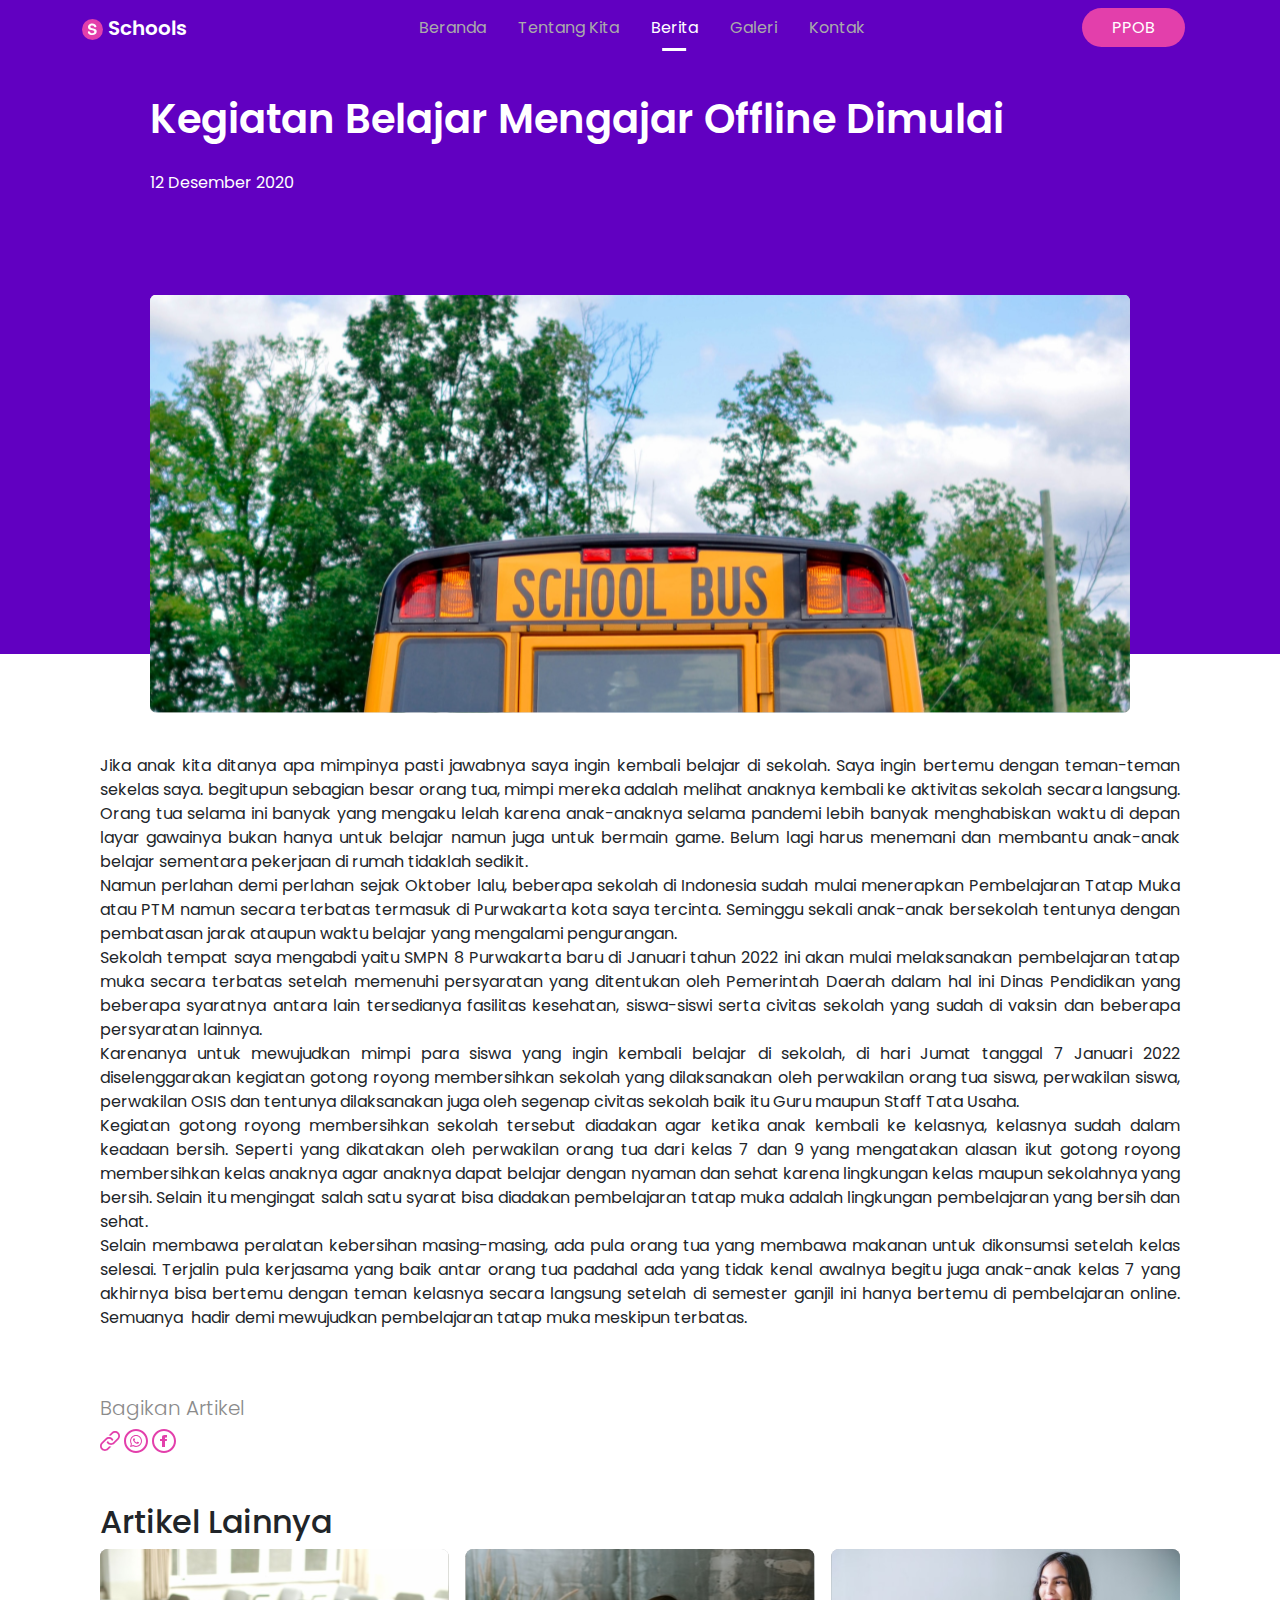
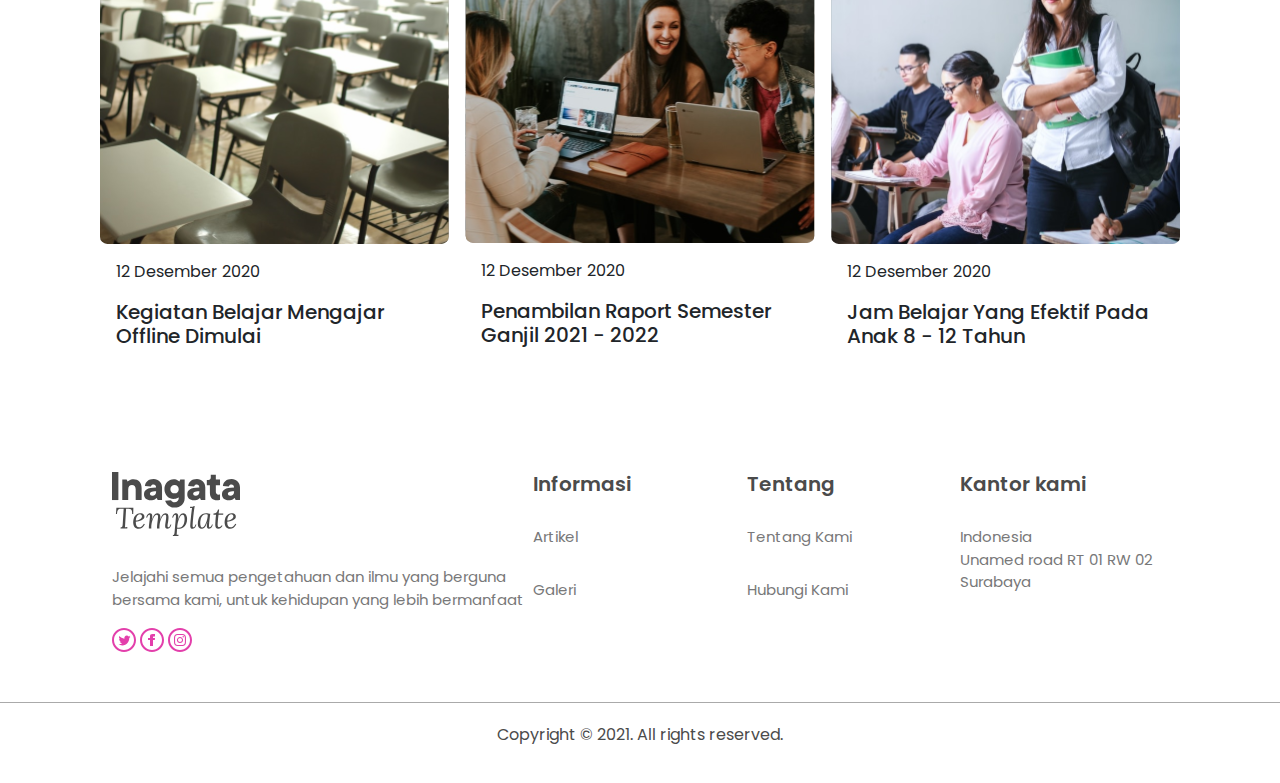
<file: isi_berita.html>
<!DOCTYPE html>
<html lang="en">
  <head>
    <meta charset="UTF-8" />
    <meta name="viewport" content="width=device-width, initial-scale=1.0" />
    <title>Website Sekolah | Isi Berita</title>
    <link rel="stylesheet" href="assets/css/Style.css" />
    <link
      href="https://cdn.jsdelivr.net/npm/bootstrap@5.3.3/dist/css/bootstrap.min.css"
      rel="stylesheet"
      integrity="sha384-QWTKZyjpPEjISv5WaRU9OFeRpok6YctnYmDr5pNlyT2bRjXh0JMhjY6hW+ALEwIH"
      crossorigin="anonymous"
    />
  </head>
  <body>
    <!-- header -->
    <header>
      <nav class="navbar fixed-top">
        <div class="container">
          <a class="navbar-brand" href="index.html">
            <img src="assets/logo/logo school.svg" />
            Schools
          </a>

          <ul class="nav">
            <li class="nav-item">
              <a class="nav-link" href="index.html"
                >Beranda</a
              >
            </li>
            <li class="nav-item">
              <a class="nav-link" href="tentang.html">Tentang Kita</a>
            </li>
            <li class="nav-item">
              <a class="nav-link active" aria-current="page" href="berita.html">Berita</a>
            </li>
            <li class="nav-item">
              <a class="nav-link" href="galeri.html">Galeri</a>
            </li>
            <li class="nav-item">
              <a class="nav-link" href="kontak.html">Kontak</a>
            </li>
          </ul>

          <button class="btn"><a href="">PPOB</a></button>
        </div>
      </nav>
    </header>
    <!-- end of header -->

    <main>
      <section id="detail-berita">
        <section id="news">
          <div class="container-news">
            <h1>Kegiatan Belajar Mengajar Offline Dimulai</h1>
            <p class="card-text">12 Desember 2020</p>
            <img src="assets/image/bus1.svg" alt="" />
          </div>
        </section>
      </section>
      <!-- end of hero -->

      <!-- keterangan -->
      <section id="keterangan">
        <p>
          Jika anak kita ditanya apa mimpinya pasti jawabnya saya ingin kembali
          belajar di sekolah. Saya ingin bertemu dengan teman-teman sekelas
          saya. begitupun sebagian besar orang tua, mimpi mereka adalah melihat
          anaknya kembali ke aktivitas sekolah secara langsung. Orang tua selama
          ini banyak yang mengaku lelah karena anak-anaknya selama pandemi lebih
          banyak menghabiskan waktu di depan layar gawainya bukan hanya untuk
          belajar namun juga untuk bermain game. Belum lagi harus menemani dan
          membantu anak-anak belajar sementara pekerjaan di rumah tidaklah
          sedikit.
          <br />

          Namun perlahan demi perlahan sejak Oktober lalu, beberapa sekolah di
          Indonesia sudah mulai menerapkan Pembelajaran Tatap Muka atau PTM
          namun secara terbatas termasuk di Purwakarta kota saya tercinta.
          Seminggu sekali anak-anak bersekolah tentunya dengan pembatasan jarak
          ataupun waktu belajar yang mengalami pengurangan.
          <br />

          Sekolah tempat saya mengabdi yaitu SMPN 8 Purwakarta baru di Januari
          tahun 2022 ini akan mulai melaksanakan pembelajaran tatap muka secara
          terbatas setelah memenuhi persyaratan yang ditentukan oleh Pemerintah
          Daerah dalam hal ini Dinas Pendidikan yang beberapa syaratnya antara
          lain tersedianya fasilitas kesehatan, siswa-siswi serta civitas
          sekolah yang sudah di vaksin dan beberapa persyaratan lainnya.
          <br />

          Karenanya untuk mewujudkan mimpi para siswa yang ingin kembali belajar
          di sekolah, di hari Jumat tanggal 7 Januari 2022 diselenggarakan
          kegiatan gotong royong membersihkan sekolah yang dilaksanakan oleh
          perwakilan orang tua siswa, perwakilan siswa, perwakilan OSIS dan
          tentunya dilaksanakan juga oleh segenap civitas sekolah baik itu Guru
          maupun Staff Tata Usaha.
          <br />

          Kegiatan gotong royong membersihkan sekolah tersebut diadakan agar
          ketika anak kembali ke kelasnya, kelasnya sudah dalam keadaan bersih.
          Seperti yang dikatakan oleh perwakilan orang tua dari kelas 7 dan 9
          yang mengatakan alasan ikut gotong royong membersihkan kelas anaknya
          agar anaknya dapat belajar dengan nyaman dan sehat karena lingkungan
          kelas maupun sekolahnya yang bersih. Selain itu mengingat salah satu
          syarat bisa diadakan pembelajaran tatap muka adalah lingkungan
          pembelajaran yang bersih dan sehat. 
          <br />
          Selain membawa peralatan kebersihan masing-masing, ada pula orang tua
          yang membawa makanan untuk dikonsumsi setelah kelas selesai. Terjalin
          pula kerjasama yang baik antar orang tua padahal ada yang tidak kenal
          awalnya begitu juga anak-anak kelas 7 yang akhirnya bisa bertemu
          dengan teman kelasnya secara langsung setelah di semester ganjil ini
          hanya bertemu di pembelajaran online. Semuanya  hadir demi mewujudkan
          pembelajaran tatap muka meskipun terbatas.
        </p>
      </section>
      <!-- end of keterangan -->

      <!-- bagi artikel -->
      <section id="bagi">
        <h5>Bagikan Artikel</h5>
        <div class="icon-bagi">
          <a href="">
            <svg xmlns="http://www.w3.org/2000/svg" width="20" height="20" viewBox="0 0 24 24"><path d="M13.723 18.654l-3.61 3.609c-2.316 2.315-6.063 2.315-8.378 0-1.12-1.118-1.735-2.606-1.735-4.188 0-1.582.615-3.07 1.734-4.189l4.866-4.865c2.355-2.355 6.114-2.262 8.377 0 .453.453.81.973 1.089 1.527l-1.593 1.592c-.18-.613-.5-1.189-.964-1.652-1.448-1.448-3.93-1.51-5.439-.001l-.001.002-4.867 4.865c-1.5 1.499-1.5 3.941 0 5.44 1.517 1.517 3.958 1.488 5.442 0l2.425-2.424c.993.284 1.791.335 2.654.284zm.161-16.918l-3.574 3.576c.847-.05 1.655 0 2.653.283l2.393-2.389c1.498-1.502 3.94-1.5 5.44-.001 1.517 1.518 1.486 3.959 0 5.442l-4.831 4.831-.003.002c-1.438 1.437-3.886 1.552-5.439-.002-.473-.474-.785-1.042-.956-1.643l-.084.068-1.517 1.515c.28.556.635 1.075 1.088 1.528 2.245 2.245 6.004 2.374 8.378 0l4.832-4.831c2.314-2.316 2.316-6.062-.001-8.377-2.317-2.321-6.067-2.313-8.379-.002z"/></svg>
          </a>

          <a href="">
            <svg xmlns="http://www.w3.org/2000/svg" width="24" height="24" viewBox="0 0 24 24"><path d="M12 2c5.514 0 10 4.486 10 10s-4.486 10-10 10-10-4.486-10-10 4.486-10 10-10zm0-2c-6.627 0-12 5.373-12 12s5.373 12 12 12 12-5.373 12-12-5.373-12-12-12zm-5.971 18l.844-3.081c-.52-.902-.794-1.925-.794-2.973.001-3.279 2.668-5.946 5.946-5.946 1.591.001 3.084.62 4.206 1.744 1.123 1.124 1.741 2.618 1.74 4.207-.001 3.279-2.669 5.946-5.946 5.946-.995 0-1.976-.25-2.844-.724l-3.152.827zm3.298-1.903c.838.497 1.638.796 2.696.796 2.724 0 4.943-2.217 4.944-4.942.001-2.731-2.208-4.945-4.94-4.946-2.726 0-4.943 2.217-4.944 4.942 0 1.112.326 1.946.873 2.817l-.499 1.824 1.87-.491zm5.694-2.732c-.037-.062-.136-.099-.285-.174-.149-.074-.879-.434-1.015-.483-.136-.05-.235-.074-.334.074-.099.149-.384.483-.47.583-.087.099-.173.112-.322.037-.149-.074-.627-.231-1.195-.737-.442-.394-.74-.881-.827-1.029-.087-.149-.009-.229.065-.303l.223-.26.149-.248c.05-.099.025-.186-.012-.26l-.458-1.103c-.121-.29-.243-.25-.334-.255l-.286-.007c-.099 0-.26.037-.396.186s-.52.508-.52 1.24c0 .731.532 1.438.607 1.537.074.099 1.048 1.6 2.538 2.243.354.153.631.245.847.313.356.113.68.097.936.059.285-.043.879-.359 1.003-.706.123-.348.123-.645.086-.707z"/></svg>
          </a>

          <a href="https://www.facebook.com/inagatatechno">
            <svg
              xmlns="http://www.w3.org/2000/svg"
              width="24"
              height="24"
              viewBox="0 0 24 24"
            >
              <path
                d="M12 2c5.514 0 10 4.486 10 10s-4.486 10-10 10-10-4.486-10-10 4.486-10 10-10zm0-2c-6.627 0-12 5.373-12 12s5.373 12 12 12 12-5.373 12-12-5.373-12-12-12zm-2 10h-2v2h2v6h3v-6h1.82l.18-2h-2v-.833c0-.478.096-.667.558-.667h1.442v-2.5h-2.404c-1.798 0-2.596.792-2.596 2.308v1.692z"
              />
            </svg>
          </a>

        </div>
      </section>
      <!-- end of bagi artikel -->

      <!-- artikel  lainnya -->

      <section id="artikel">
        <h2>Artikel Lainnya</h2>
        <div class="card-galeri">
          <div class="row row-cols-1 row-cols-sm-3 g-3">
            <!-- row 1 -->
            <div class="col">
              <div class="card">
                <img
                  src="assets/image/kegiatan belajar 1.svg"
                  class="card-img-top"
                  alt="card-grid-image"
                />
                <div class="card-body">
                  <p class="card-text">12 Desember 2020</p>
                          <h5 class="card-title">Kegiatan Belajar Mengajar Offline Dimulai</h5>
                </div>
              </div>
            </div>
            <div class="col">
              <div class="card">
                <img
                  src="assets/image/pengambilan raport 1.svg"
                  class="card-img-top"
                  alt="card-grid-image"
                />
                <div class="card-body">
                  <p class="card-text">12 Desember 2020</p>
                          <h5 class="card-title">Penambilan Raport Semester Ganjil 2021 - 2022</h5>
                </div>
              </div>
            </div>
            <div class="col">
              <div class="card">
                <img
                  src="assets/image/jam belajar 1.svg"
                  class="card-img-top"
                  alt="card-grid-image"
                />
                <div class="card-body">
                  <p class="card-text">12 Desember 2020</p>
                          <h5 class="card-title">Jam Belajar Yang Efektif Pada Anak 8 - 12 Tahun</h5>
                </div>
              </div>
            </div>
          </div>
        </div>
      </section>
    </main>
    <!-- footer -->
    <footer>
      <div class="container">
        <div class="sec aboutus">
          <a href="index.html">
            <img src="assets/logo/inagata.svg" alt="logo inagata" />
          </a>
          <p>
            Jelajahi semua pengetahuan dan ilmu yang berguna bersama kami, untuk
            kehidupan yang lebih bermanfaat
          </p>
          <div class="icon">
            <a href="">
              <svg
                xmlns="http://www.w3.org/2000/svg"
                width="24"
                height="24"
                viewBox="0 0 24 24"
              >
                <path
                  d="M12 2c5.514 0 10 4.486 10 10s-4.486 10-10 10-10-4.486-10-10 4.486-10 10-10zm0-2c-6.627 0-12 5.373-12 12s5.373 12 12 12 12-5.373 12-12-5.373-12-12-12zm6.5 8.778c-.441.196-.916.328-1.414.388.509-.305.898-.787 1.083-1.362-.476.282-1.003.487-1.564.597-.448-.479-1.089-.778-1.796-.778-1.59 0-2.758 1.483-2.399 3.023-2.045-.103-3.86-1.083-5.074-2.572-.645 1.106-.334 2.554.762 3.287-.403-.013-.782-.124-1.114-.308-.027 1.14.791 2.207 1.975 2.445-.346.094-.726.116-1.112.042.313.978 1.224 1.689 2.3 1.709-1.037.812-2.34 1.175-3.647 1.021 1.09.699 2.383 1.106 3.773 1.106 4.572 0 7.154-3.861 6.998-7.324.482-.346.899-.78 1.229-1.274z"
                />
              </svg>
            </a>
            <a href="https://www.facebook.com/inagatatechno">
              <svg
                xmlns="http://www.w3.org/2000/svg"
                width="24"
                height="24"
                viewBox="0 0 24 24"
              >
                <path
                  d="M12 2c5.514 0 10 4.486 10 10s-4.486 10-10 10-10-4.486-10-10 4.486-10 10-10zm0-2c-6.627 0-12 5.373-12 12s5.373 12 12 12 12-5.373 12-12-5.373-12-12-12zm-2 10h-2v2h2v6h3v-6h1.82l.18-2h-2v-.833c0-.478.096-.667.558-.667h1.442v-2.5h-2.404c-1.798 0-2.596.792-2.596 2.308v1.692z"
                />
              </svg>
            </a>
            <a href="https://www.instagram.com/hubacademy_inagata/">
              <svg
                xmlns="http://www.w3.org/2000/svg"
                width="24"
                height="24"
                viewBox="0 0 24 24"
              >
                <path
                  d="M12 2c5.514 0 10 4.486 10 10s-4.486 10-10 10-10-4.486-10-10 4.486-10 10-10zm0-2c-6.627 0-12 5.373-12 12s5.373 12 12 12 12-5.373 12-12-5.373-12-12-12zm0 7.082c1.602 0 1.792.006 2.425.035 1.627.074 2.385.845 2.46 2.459.028.633.034.822.034 2.424s-.006 1.792-.034 2.424c-.075 1.613-.832 2.386-2.46 2.46-.633.028-.822.035-2.425.035-1.602 0-1.792-.006-2.424-.035-1.63-.075-2.385-.849-2.46-2.46-.028-.632-.035-.822-.035-2.424s.007-1.792.035-2.424c.074-1.615.832-2.386 2.46-2.46.632-.029.822-.034 2.424-.034zm0-1.082c-1.63 0-1.833.007-2.474.037-2.18.1-3.39 1.309-3.49 3.489-.029.641-.036.845-.036 2.474 0 1.63.007 1.834.036 2.474.1 2.179 1.31 3.39 3.49 3.49.641.029.844.036 2.474.036 1.63 0 1.834-.007 2.475-.036 2.176-.1 3.391-1.309 3.489-3.49.029-.64.036-.844.036-2.474 0-1.629-.007-1.833-.036-2.474-.098-2.177-1.309-3.39-3.489-3.489-.641-.03-.845-.037-2.475-.037zm0 2.919c-1.701 0-3.081 1.379-3.081 3.081s1.38 3.081 3.081 3.081 3.081-1.379 3.081-3.081c0-1.701-1.38-3.081-3.081-3.081zm0 5.081c-1.105 0-2-.895-2-2 0-1.104.895-2 2-2 1.104 0 2.001.895 2.001 2s-.897 2-2.001 2zm3.202-5.922c-.397 0-.72.322-.72.72 0 .397.322.72.72.72.398 0 .721-.322.721-.72 0-.398-.322-.72-.721-.72z"
                />
              </svg>
            </a>
          </div>
        </div>
        <div class="sec info">
          <h5>Informasi</h5>
          <p>Artikel</p>
          <p>Galeri</p>
        </div>
        <div class="sec tentang">
          <h5>Tentang</h5>
          <p>Tentang Kami</p>
          <p>Hubungi Kami</p>
        </div>
        <div class="sec kantor">
          <h5>Kantor kami</h5>
          <p>Indonesia <br />Unamed road RT 01 RW 02 <br />Surabaya</p>
        </div>
      </div>
    </footer>
    <div class="copyright">
      <p>Copyright &#169; 2021. All rights reserved.</p>
    </div>
    <!-- end of footer -->
  </body>
</html>
</file>
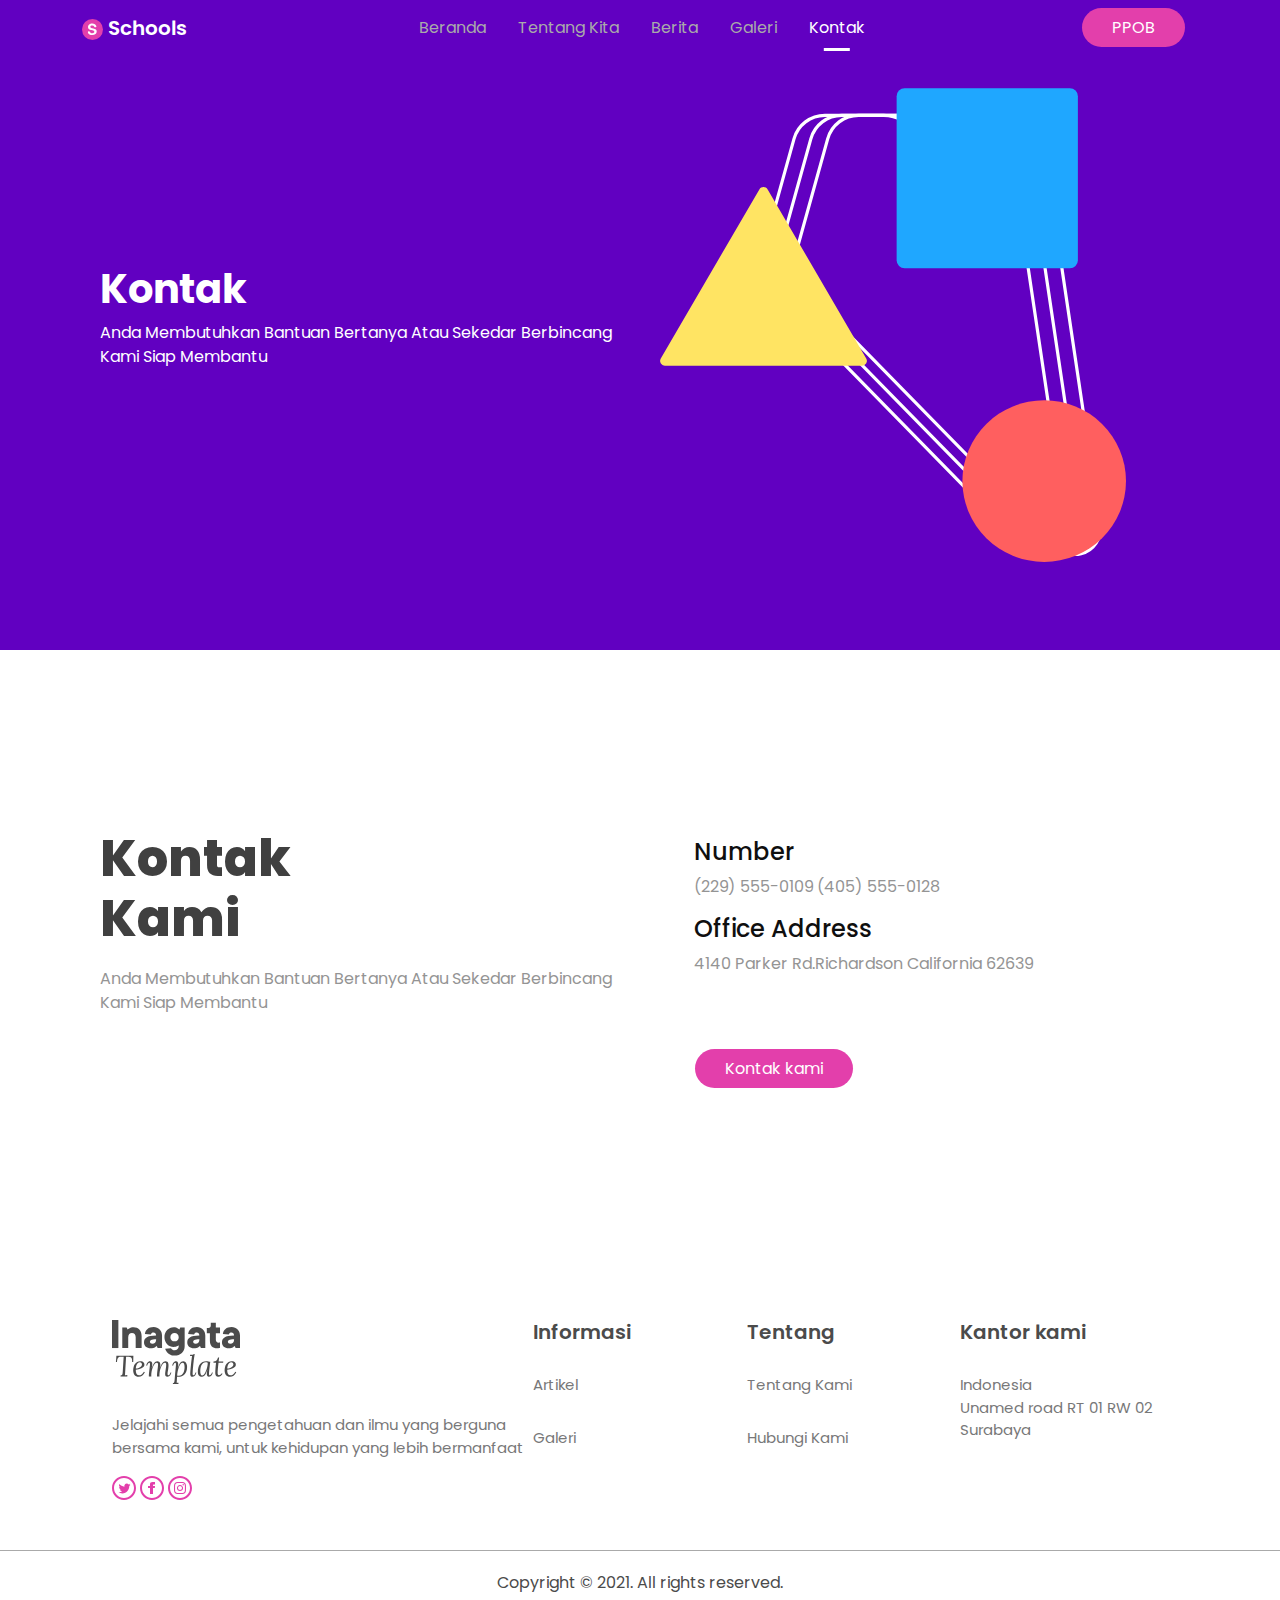
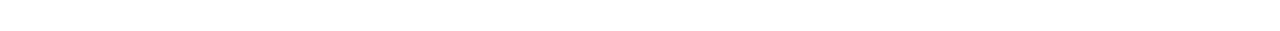
<file: kontak.html>
<!DOCTYPE html>
<html lang="en">
<head>
    <meta charset="UTF-8">
    <meta name="viewport" content="width=device-width, initial-scale=1.0">
    <title>Website Sekolah | Kontak</title>
    <link rel="stylesheet" href="assets/css/Style.css">
    <link href="https://cdn.jsdelivr.net/npm/bootstrap@5.3.3/dist/css/bootstrap.min.css" rel="stylesheet" integrity="sha384-QWTKZyjpPEjISv5WaRU9OFeRpok6YctnYmDr5pNlyT2bRjXh0JMhjY6hW+ALEwIH" crossorigin="anonymous">
</head>
<body>
    <!-- header -->
    <header>
        <nav class="navbar fixed-top">
            <div class="container">
              <a class="navbar-brand" href="index.html">
                <img src="assets/logo/logo school.svg" >
                Schools
              </a>

              <ul class="nav">
                <li class="nav-item">
                  <a class="nav-link" href="index.html">Beranda</a>
                </li>
                <li class="nav-item">
                  <a class="nav-link" href="tentang.html">Tentang Kita</a>
                </li>
                <li class="nav-item">
                  <a class="nav-link" href="berita.html">Berita</a>
                </li>
                <li class="nav-item">
                    <a class="nav-link" href="galeri.html">Galeri</a>
                </li>
                <li class="nav-item">
                    <a class="nav-link active" aria-current="page" href="kontak.html">Kontak</a>
                </li>
              </ul>

              <button class="btn"><a href="">PPOB</a></button>
            </div>
        </nav>
    </header>
    <!-- end of header -->

    <main>
      <!-- hero -->
      <section id="hero">
        <div class="hero-left">
            <h1 class="pre-title">Kontak</h1>
            <p>
              Anda Membutuhkan Bantuan Bertanya Atau Sekedar Berbincang Kami Siap Membantu          
            </p>
        </div>
        <div class="hero-right">
            <img src="assets/logo/logo inagata.svg" alt="">
        </div>
      </section>
      <!-- end of hero -->

      <!-- kontak -->
      <section id="kontak">
        <div class="kontak-left">
            <h1 class="pre-title">Kontak <br>Kami</h1>
            <p>
              Anda Membutuhkan Bantuan Bertanya Atau Sekedar Berbincang Kami Siap Membantu          
            </p>
        </div>
        <div class="kontak-right">
            <div class="kontak-item">
              <div class="kontak-item-detail1">
                <h4>Number</h4>
                <p>
                  (229) 555-0109
                  (405) 555-0128    
                </p>
              </div>
  
              <div class="kontak-item-detail">
                <h4>Office Address</h4>
                <p>
                  4140 Parker Rd.Richardson California 62639
                </p>
              </div>

              <button class="btn"><a href="">Kontak kami</a></button>
            </div>
        </div>
      </section>
      <!-- end of kontak -->
    </main>

    <!-- footer -->
    <footer>
      <div class="container">
        <div class="sec aboutus">
          <a href="index.html">
            <img src="assets/logo/inagata.svg" alt="logo inagata">
          </a>
          <p>
            Jelajahi semua pengetahuan dan ilmu yang berguna 
            bersama kami, untuk kehidupan yang lebih bermanfaat
          </p>
          <div class="icon">
            <a href="">
              <svg xmlns="http://www.w3.org/2000/svg" width="24" height="24" viewBox="0 0 24 24"><path d="M12 2c5.514 0 10 4.486 10 10s-4.486 10-10 10-10-4.486-10-10 4.486-10 10-10zm0-2c-6.627 0-12 5.373-12 12s5.373 12 12 12 12-5.373 12-12-5.373-12-12-12zm6.5 8.778c-.441.196-.916.328-1.414.388.509-.305.898-.787 1.083-1.362-.476.282-1.003.487-1.564.597-.448-.479-1.089-.778-1.796-.778-1.59 0-2.758 1.483-2.399 3.023-2.045-.103-3.86-1.083-5.074-2.572-.645 1.106-.334 2.554.762 3.287-.403-.013-.782-.124-1.114-.308-.027 1.14.791 2.207 1.975 2.445-.346.094-.726.116-1.112.042.313.978 1.224 1.689 2.3 1.709-1.037.812-2.34 1.175-3.647 1.021 1.09.699 2.383 1.106 3.773 1.106 4.572 0 7.154-3.861 6.998-7.324.482-.346.899-.78 1.229-1.274z"/></svg>
            </a>
            <a href="https://www.facebook.com/inagatatechno">
              <svg xmlns="http://www.w3.org/2000/svg" width="24" height="24" viewBox="0 0 24 24"><path d="M12 2c5.514 0 10 4.486 10 10s-4.486 10-10 10-10-4.486-10-10 4.486-10 10-10zm0-2c-6.627 0-12 5.373-12 12s5.373 12 12 12 12-5.373 12-12-5.373-12-12-12zm-2 10h-2v2h2v6h3v-6h1.82l.18-2h-2v-.833c0-.478.096-.667.558-.667h1.442v-2.5h-2.404c-1.798 0-2.596.792-2.596 2.308v1.692z"/></svg>
            </a>
            <a href="https://www.instagram.com/hubacademy_inagata/">
              <svg xmlns="http://www.w3.org/2000/svg" width="24" height="24" viewBox="0 0 24 24"><path d="M12 2c5.514 0 10 4.486 10 10s-4.486 10-10 10-10-4.486-10-10 4.486-10 10-10zm0-2c-6.627 0-12 5.373-12 12s5.373 12 12 12 12-5.373 12-12-5.373-12-12-12zm0 7.082c1.602 0 1.792.006 2.425.035 1.627.074 2.385.845 2.46 2.459.028.633.034.822.034 2.424s-.006 1.792-.034 2.424c-.075 1.613-.832 2.386-2.46 2.46-.633.028-.822.035-2.425.035-1.602 0-1.792-.006-2.424-.035-1.63-.075-2.385-.849-2.46-2.46-.028-.632-.035-.822-.035-2.424s.007-1.792.035-2.424c.074-1.615.832-2.386 2.46-2.46.632-.029.822-.034 2.424-.034zm0-1.082c-1.63 0-1.833.007-2.474.037-2.18.1-3.39 1.309-3.49 3.489-.029.641-.036.845-.036 2.474 0 1.63.007 1.834.036 2.474.1 2.179 1.31 3.39 3.49 3.49.641.029.844.036 2.474.036 1.63 0 1.834-.007 2.475-.036 2.176-.1 3.391-1.309 3.489-3.49.029-.64.036-.844.036-2.474 0-1.629-.007-1.833-.036-2.474-.098-2.177-1.309-3.39-3.489-3.489-.641-.03-.845-.037-2.475-.037zm0 2.919c-1.701 0-3.081 1.379-3.081 3.081s1.38 3.081 3.081 3.081 3.081-1.379 3.081-3.081c0-1.701-1.38-3.081-3.081-3.081zm0 5.081c-1.105 0-2-.895-2-2 0-1.104.895-2 2-2 1.104 0 2.001.895 2.001 2s-.897 2-2.001 2zm3.202-5.922c-.397 0-.72.322-.72.72 0 .397.322.72.72.72.398 0 .721-.322.721-.72 0-.398-.322-.72-.721-.72z"/></svg>
            </a>
          </div>
        </div>
        <div class="sec info">
          <h5>Informasi</h5>
          <p>Artikel</p>
          <p>Galeri</p>
        </div>
        <div class="sec tentang">
          <h5>Tentang</h5>
          <p>Tentang Kami</p>
          <p>Hubungi Kami</p>
        </div>
        <div class="sec kantor">
          <h5>Kantor kami</h5>
          <p>Indonesia
            <br>Unamed road RT 01 RW 02
            <br>Surabaya</p>
        </div>
      </div>
    </footer>
    <div class="copyright">
      <p>Copyright &#169; 2021. All rights reserved.</p>
    </div>
    <!-- end of footer -->
</body>
</html>
</file>
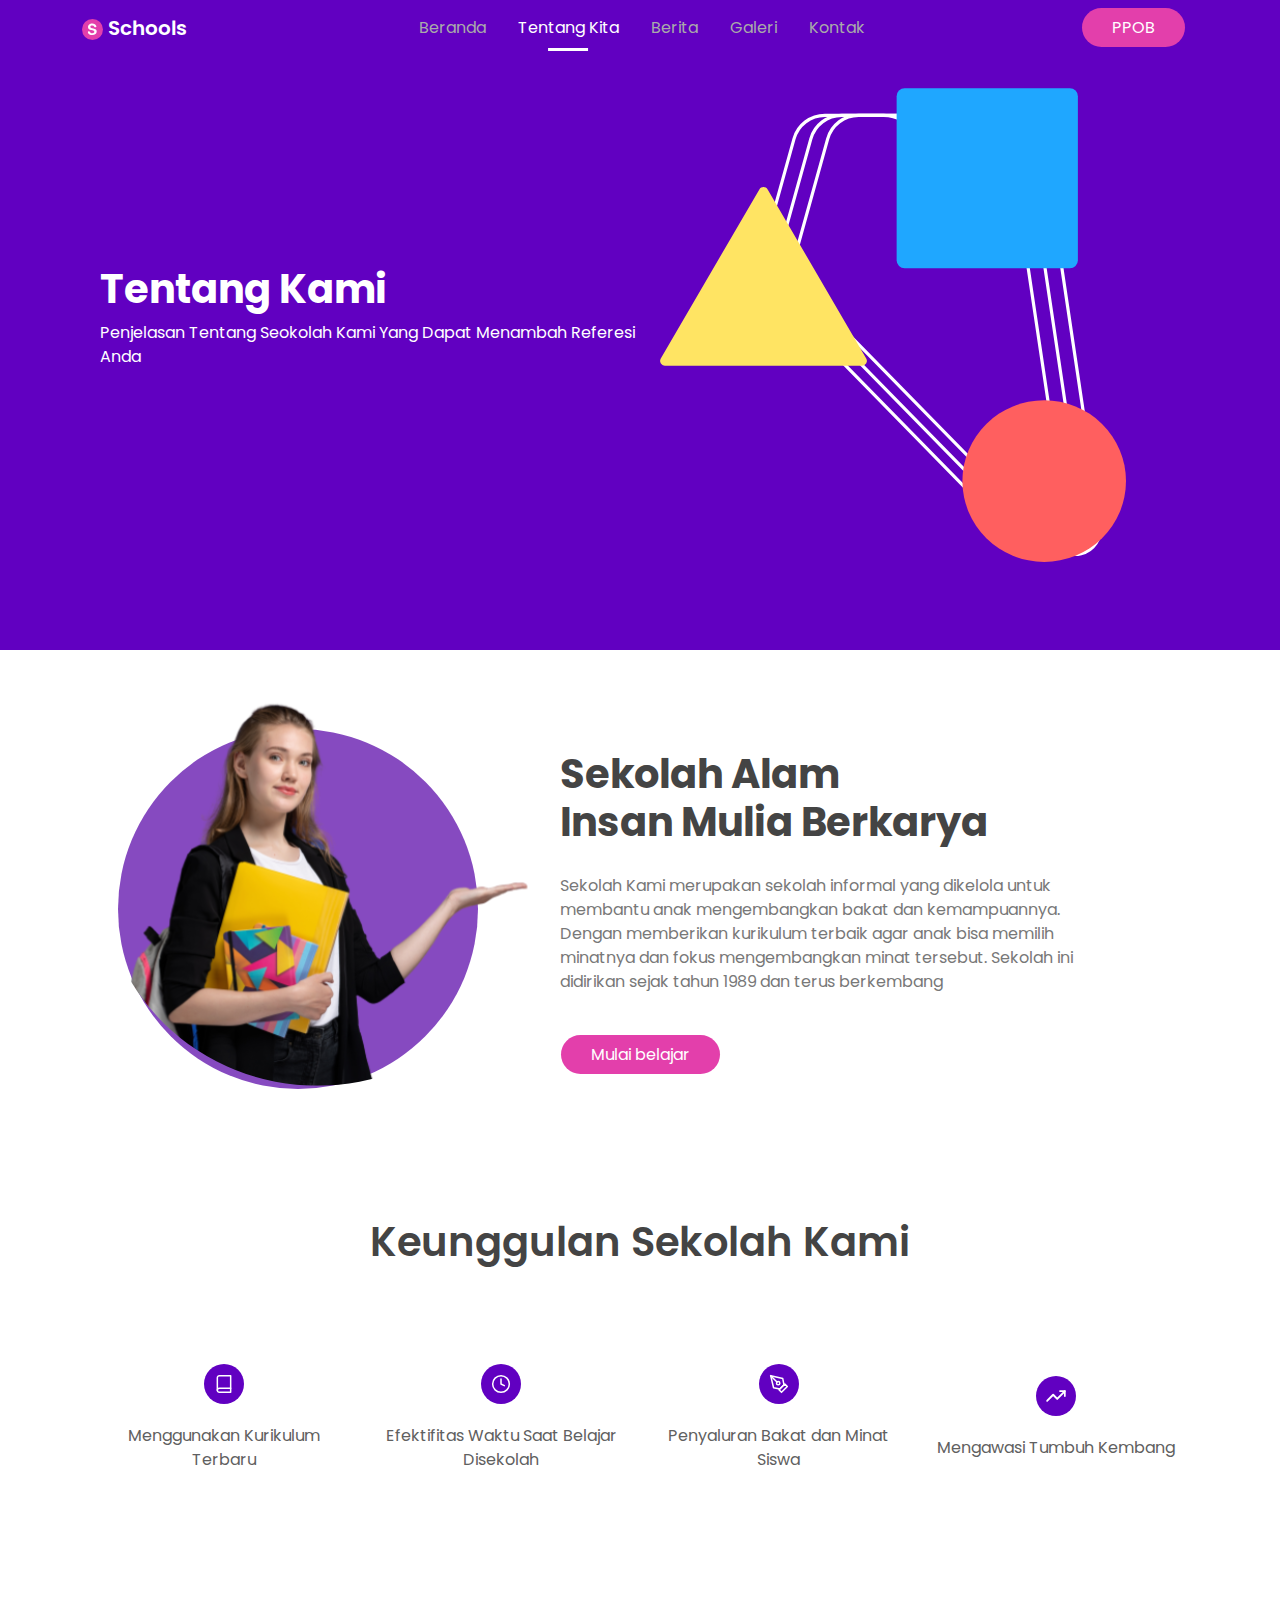
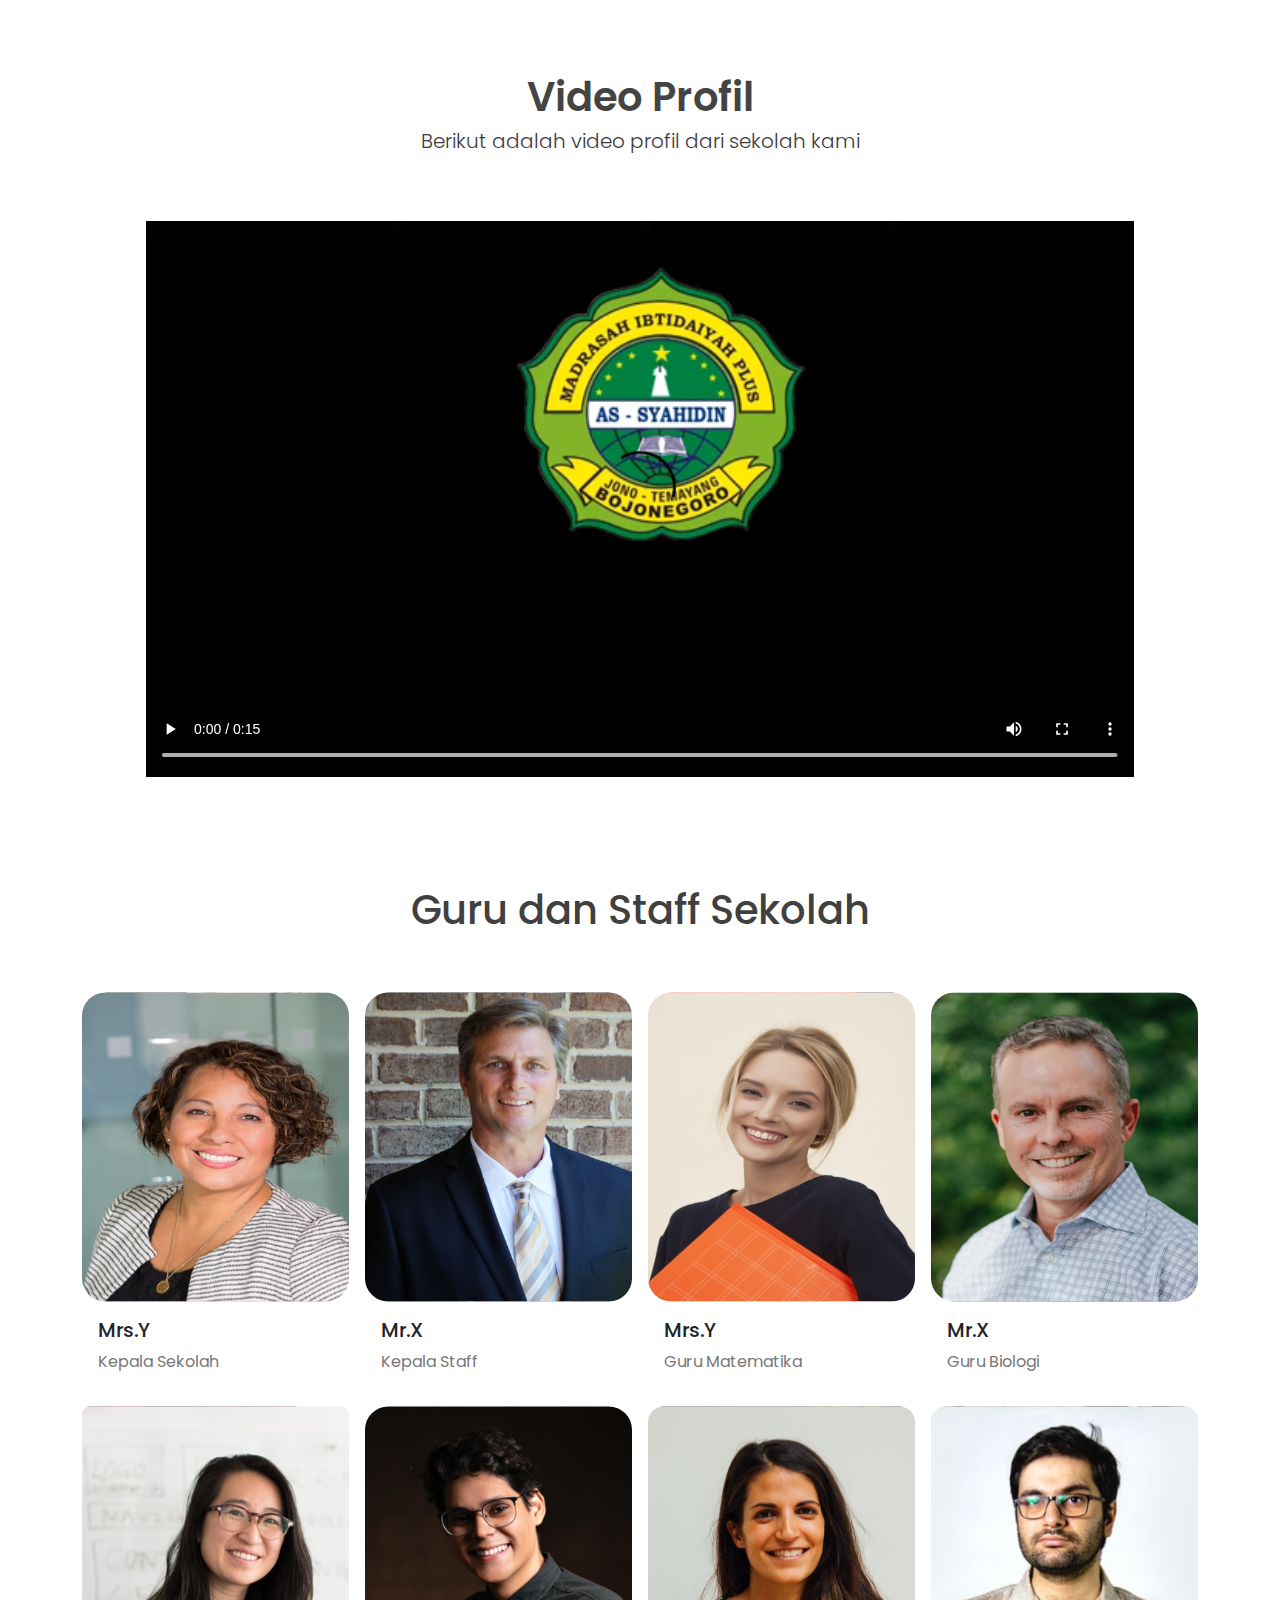
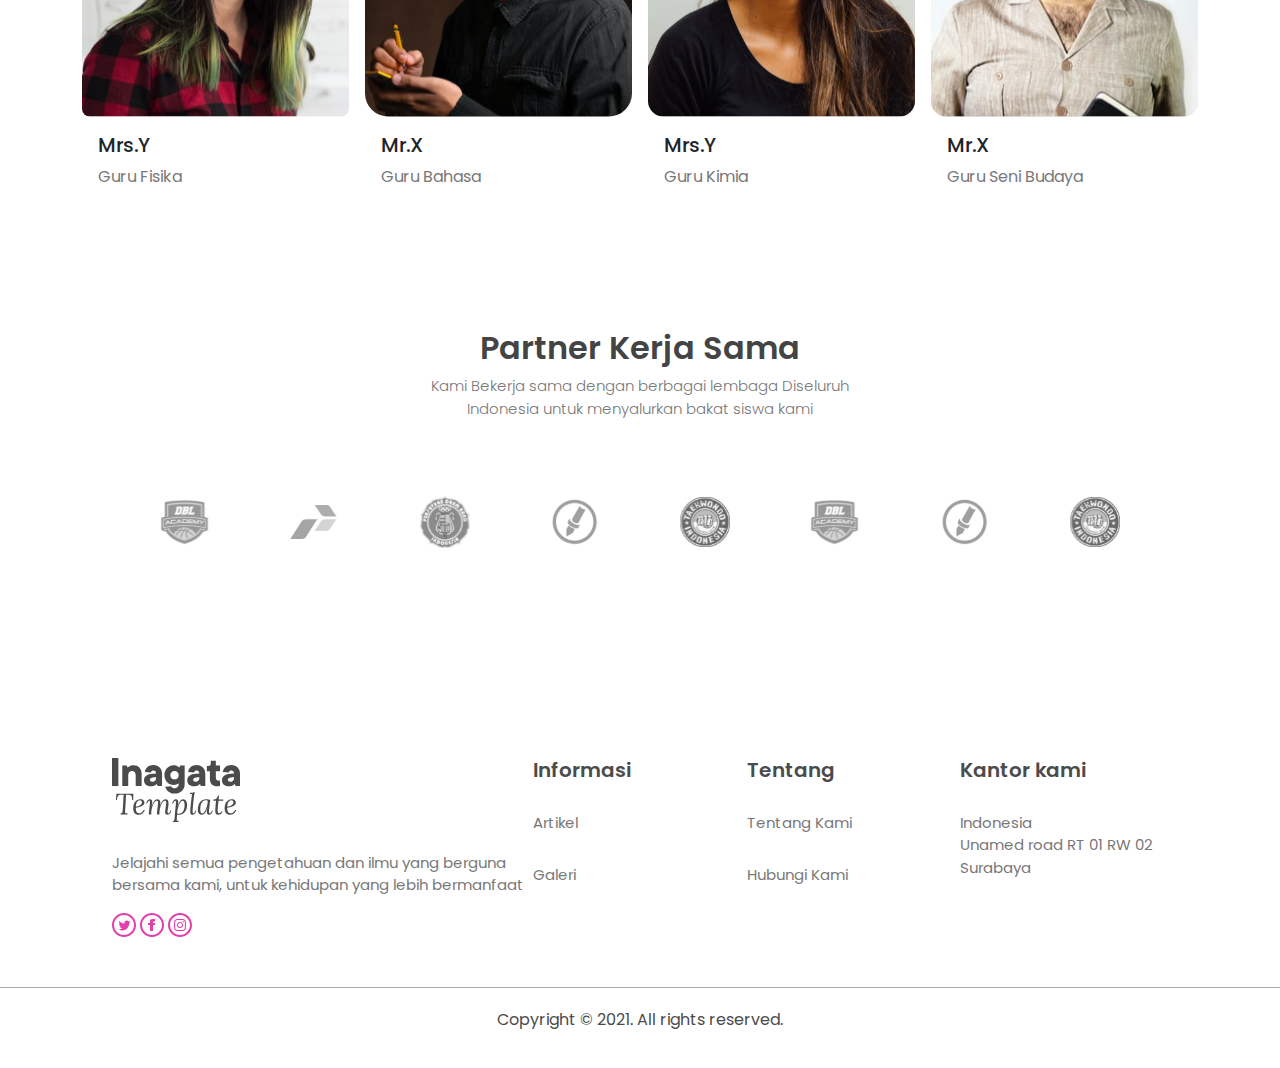
<file: tentang.html>
<!DOCTYPE html>
<html lang="en">
  <head>
    <meta charset="UTF-8" />
    <meta name="viewport" content="width=device-width, initial-scale=1.0" />
    <title>Website Sekolah | Tentang Kita</title>
    <link rel="stylesheet" href="assets/css/Style.css" />
    <link
      href="https://cdn.jsdelivr.net/npm/bootstrap@5.3.3/dist/css/bootstrap.min.css"
      rel="stylesheet"
      integrity="sha384-QWTKZyjpPEjISv5WaRU9OFeRpok6YctnYmDr5pNlyT2bRjXh0JMhjY6hW+ALEwIH"
      crossorigin="anonymous"
    />
  </head>
  <body>
    <!-- header -->
    <header>
      <nav class="navbar fixed-top">
        <div class="container">
          <a class="navbar-brand" href="index.html">
            <img src="assets/logo/logo school.svg" />
            Schools
          </a>

          <ul class="nav">
            <li class="nav-item">
              <a class="nav-link" href="index.html">Beranda</a>
            </li>
            <li class="nav-item">
              <a class="nav-link active" aria-current="page" href="tentang.html"
                >Tentang Kita</a
              >
            </li>
            <li class="nav-item">
              <a class="nav-link" href="berita.html">Berita</a>
            </li>
            <li class="nav-item">
              <a class="nav-link" href="galeri.html">Galeri</a>
            </li>
            <li class="nav-item">
              <a class="nav-link" href="kontak.html">Kontak</a>
            </li>
          </ul>

          <button class="btn"><a href="">PPOB</a></button>
        </div>
      </nav>
    </header>
    <!-- end of header -->

    <main>
      <section id="hero">
        <div class="hero-left">
          <h1 class="pre-title">Tentang Kami</h1>
          <p>
            Penjelasan Tentang Seokolah Kami Yang Dapat Menambah Referesi Anda
          </p>
        </div>
        <div class="hero-right">
          <img src="assets/logo/logo inagata.svg" alt="" />
        </div>
      </section>
      
      <!-- hero 2 -->
      <section id="hero-2">
        <div class="hero-left">
          <img class="image-2 img1-2" src="assets/image/bg3.svg" alt="" />
          <img class="image-2 img2-2" src="assets/image/org2.svg" alt="" />
        </div>
        <div class="hero-right">
          <h1 class="pre-title">Sekolah Alam <br>Insan Mulia Berkarya</h1>
          <p>
            Sekolah Kami merupakan sekolah informal yang dikelola untuk membantu 
            anak mengembangkan bakat dan kemampuannya. Dengan memberikan kurikulum 
            terbaik agar anak bisa memilih minatnya dan fokus mengembangkan minat 
            tersebut. Sekolah ini didirikan sejak tahun 1989 dan terus berkembang
          </p>

          <button class="btn"><a href="">Mulai belajar</a></button>
        </div>
        
      </section>
      <!-- end of hero 2 -->

      <!-- keunggulan -->
      <section id="keunggulan">
        <h1>Keunggulan Sekolah Kami</h1>
        <div class="sec-keunggulan">
          <!-- card 1 -->
          <div class="card-detail">
            <div class="card-icon">
              <img src="assets/logo/book.svg" alt="">
            </div>
            <p>Menggunakan Kurikulum Terbaru</p>
          </div>

          <!-- card 2 -->
          <div class="card-detail">
            <div class="card-icon">
              <img src="assets/logo/clock.svg" alt="">
            </div>
            <p>Efektifitas Waktu Saat Belajar Disekolah</p>
          </div>

          <!-- card 3 -->
          <div class="card-detail">
            <div class="card-icon">
              <img src="assets/logo/pen-tool.svg" alt="">
            </div>
            <p>Penyaluran Bakat dan Minat Siswa</p>
          </div>

          <!-- card 4 -->
          <div class="card-detail">
            <div class="card-icon">
              <img src="assets/logo/trending-up.svg" alt="">
            </div>
            <p>Mengawasi Tumbuh Kembang</p>
          </div>
      </section>
      <!-- end of keunggulan -->

      <!-- video profil -->
      <section id="video-profil">
        <div class="container-video">
          <div class="title-video">
            <h1>Video Profil</h1>
            <h3>Berikut adalah video profil dari sekolah kami</h3>
          </div>
          <video controls src="assets/video/Opening VIDEO PROFIL SEKOLAH.mp4" type="video/mp4">video profil sekolah</video>
        </div>
      </section>
      <!-- end of video profil -->

      <!-- civitas -->
      <sectib id="civitas">
        <div class="container">
          <h1>Guru dan Staff Sekolah</h1>
          <div class="card-civitas">
            <div class="row row-cols-1 row-cols-sm-4 g-3">
              <div class="col">
                <div class="card">
                  <img src="assets/image/kepala sekolah.svg" class="card-img-top" alt="card-grid-image">
                  <div class="card-body">
                    <h5 class="card-title">Mrs.Y</h5>
                    <p class="card-text">Kepala Sekolah</p>
                  </div>
                </div>
              </div>
              <div class="col">
                <div class="card">
                  <img src="assets/image/kepala staff.svg" class="card-img-top" alt="card-grid-image">
                  <div class="card-body">
                    <h5 class="card-title">Mr.X</h5>
                    <p class="card-text">Kepala Staff</p>
                  </div>
                </div>
              </div>
              <div class="col">
                <div class="card">
                  <img src="assets/image/guru matematika.svg" class="card-img-top" alt="card-grid-image">
                  <div class="card-body">
                    <h5 class="card-title">Mrs.Y</h5>
                    <p class="card-text">Guru Matematika</p>
                  </div>
                </div>
              </div>
              <div class="col">
                <div class="card">
                  <img src="assets/image/guru biologi.svg" class="card-img-top" alt="card-grid-image">
                  <div class="card-body">
                    <h5 class="card-title">Mr.X</h5>
                    <p class="card-text">Guru Biologi</p>
                  </div>
                </div>
              </div>
              <div class="col">
                <div class="card">
                  <img src="assets/image/guru fisika.svg" class="card-img-top" alt="card-grid-image">
                  <div class="card-body">
                    <h5 class="card-title">Mrs.Y</h5>
                    <p class="card-text">Guru Fisika</p>
                  </div>
                </div>
              </div>
              <div class="col">
                <div class="card">
                  <img src="assets/image/guru bahasa.svg" class="card-img-top" alt="card-grid-image">
                  <div class="card-body">
                    <h5 class="card-title">Mr.X</h5>
                    <p class="card-text">Guru Bahasa</p>
                  </div>
                </div>
              </div>
              <div class="col">
                <div class="card">
                  <img src="assets/image/guru kimia.svg" class="card-img-top" alt="card-grid-image">
                  <div class="card-body">
                    <h5 class="card-title">Mrs.Y</h5>
                    <p class="card-text">Guru Kimia</p>
                  </div>
                </div>
              </div>
              <div class="col">
                <div class="card">
                  <img src="assets/image/guru seni budaya.svg" class="card-img-top" alt="card-grid-image">
                  <div class="card-body">
                    <h5 class="card-title">Mr.X</h5>
                    <p class="card-text">Guru Seni Budaya</p>
                  </div>
                </div>
              </div>
            </div>
          </div>
        </div>
      </sectib>
      <!-- end of civitas -->

      <!-- partner -->
      <section id="partner-2">
        <div class="container-partner">
          <div class="partner-text-2">
            <h2>Partner Kerja Sama</h2>
            <p>
              Kami Bekerja sama dengan berbagai lembaga Diseluruh Indonesia untuk menyalurkan bakat siswa kami 
            </p>
          </div>
          <div class="logo-partner-2">
            <img src="assets/logo/DBL academy.svg" alt="logo DBL academy">
            <img src="assets/logo/pertamina.svg" alt="logo pertamina">
            <img src="assets/logo/persatuan drumband.svg" alt="logo persatuan drum band indonesia">
            <img src="assets/logo/Djarum.svg" alt="logo djarum">
            <img src="assets/logo/taekwondo.svg" alt="logo taekwondo indonesia">
            <img src="assets/logo/DBL academy.svg" alt="logo DBL academy">
            <img src="assets/logo/Djarum.svg" alt="logo djarum">
            <img src="assets/logo/taekwondo.svg" alt="logo taekwondo indonesia">
          </div>
        </div>
      </section>
      <!-- end of partner -->

    </main>

    <!-- footer -->
    <footer>
      <div class="container">
        <div class="sec aboutus">
          <a href="index.html">
            <img src="assets/logo/inagata.svg" alt="logo inagata" />
          </a>
          <p>
            Jelajahi semua pengetahuan dan ilmu yang berguna bersama kami, untuk
            kehidupan yang lebih bermanfaat
          </p>
          <div class="icon">
            <a href="">
              <svg
                xmlns="http://www.w3.org/2000/svg"
                width="24"
                height="24"
                viewBox="0 0 24 24"
              >
                <path
                  d="M12 2c5.514 0 10 4.486 10 10s-4.486 10-10 10-10-4.486-10-10 4.486-10 10-10zm0-2c-6.627 0-12 5.373-12 12s5.373 12 12 12 12-5.373 12-12-5.373-12-12-12zm6.5 8.778c-.441.196-.916.328-1.414.388.509-.305.898-.787 1.083-1.362-.476.282-1.003.487-1.564.597-.448-.479-1.089-.778-1.796-.778-1.59 0-2.758 1.483-2.399 3.023-2.045-.103-3.86-1.083-5.074-2.572-.645 1.106-.334 2.554.762 3.287-.403-.013-.782-.124-1.114-.308-.027 1.14.791 2.207 1.975 2.445-.346.094-.726.116-1.112.042.313.978 1.224 1.689 2.3 1.709-1.037.812-2.34 1.175-3.647 1.021 1.09.699 2.383 1.106 3.773 1.106 4.572 0 7.154-3.861 6.998-7.324.482-.346.899-.78 1.229-1.274z"
                />
              </svg>
            </a>
            <a href="https://www.facebook.com/inagatatechno">
              <svg
                xmlns="http://www.w3.org/2000/svg"
                width="24"
                height="24"
                viewBox="0 0 24 24"
              >
                <path
                  d="M12 2c5.514 0 10 4.486 10 10s-4.486 10-10 10-10-4.486-10-10 4.486-10 10-10zm0-2c-6.627 0-12 5.373-12 12s5.373 12 12 12 12-5.373 12-12-5.373-12-12-12zm-2 10h-2v2h2v6h3v-6h1.82l.18-2h-2v-.833c0-.478.096-.667.558-.667h1.442v-2.5h-2.404c-1.798 0-2.596.792-2.596 2.308v1.692z"
                />
              </svg>
            </a>
            <a href="https://www.instagram.com/hubacademy_inagata/">
              <svg
                xmlns="http://www.w3.org/2000/svg"
                width="24"
                height="24"
                viewBox="0 0 24 24"
              >
                <path
                  d="M12 2c5.514 0 10 4.486 10 10s-4.486 10-10 10-10-4.486-10-10 4.486-10 10-10zm0-2c-6.627 0-12 5.373-12 12s5.373 12 12 12 12-5.373 12-12-5.373-12-12-12zm0 7.082c1.602 0 1.792.006 2.425.035 1.627.074 2.385.845 2.46 2.459.028.633.034.822.034 2.424s-.006 1.792-.034 2.424c-.075 1.613-.832 2.386-2.46 2.46-.633.028-.822.035-2.425.035-1.602 0-1.792-.006-2.424-.035-1.63-.075-2.385-.849-2.46-2.46-.028-.632-.035-.822-.035-2.424s.007-1.792.035-2.424c.074-1.615.832-2.386 2.46-2.46.632-.029.822-.034 2.424-.034zm0-1.082c-1.63 0-1.833.007-2.474.037-2.18.1-3.39 1.309-3.49 3.489-.029.641-.036.845-.036 2.474 0 1.63.007 1.834.036 2.474.1 2.179 1.31 3.39 3.49 3.49.641.029.844.036 2.474.036 1.63 0 1.834-.007 2.475-.036 2.176-.1 3.391-1.309 3.489-3.49.029-.64.036-.844.036-2.474 0-1.629-.007-1.833-.036-2.474-.098-2.177-1.309-3.39-3.489-3.489-.641-.03-.845-.037-2.475-.037zm0 2.919c-1.701 0-3.081 1.379-3.081 3.081s1.38 3.081 3.081 3.081 3.081-1.379 3.081-3.081c0-1.701-1.38-3.081-3.081-3.081zm0 5.081c-1.105 0-2-.895-2-2 0-1.104.895-2 2-2 1.104 0 2.001.895 2.001 2s-.897 2-2.001 2zm3.202-5.922c-.397 0-.72.322-.72.72 0 .397.322.72.72.72.398 0 .721-.322.721-.72 0-.398-.322-.72-.721-.72z"
                />
              </svg>
            </a>
          </div>
        </div>
        <div class="sec info">
          <h5>Informasi</h5>
          <p>Artikel</p>
          <p>Galeri</p>
        </div>
        <div class="sec tentang">
          <h5>Tentang</h5>
          <p>Tentang Kami</p>
          <p>Hubungi Kami</p>
        </div>
        <div class="sec kantor">
          <h5>Kantor kami</h5>
          <p>Indonesia <br />Unamed road RT 01 RW 02 <br />Surabaya</p>
        </div>
      </div>
    </footer>
    <div class="copyright">
      <p>Copyright &#169; 2021. All rights reserved.</p>
    </div>
    <!-- end of footer -->
  </body>
</html>
</file>
<file: assets/css/Style.css>
@import url('https://fonts.googleapis.com/css2?family=Poppins:ital,wght@0,100;0,200;0,300;0,400;0,500;0,600;0,700;0,800;0,900;1,100;1,200;1,300;1,400;1,500;1,600;1,700;1,800;1,900&display=swap');

:root {
    --primaryColor: #FFFFFF;
    --secondaryColor: #6100C1;
    --thirdColor: #E33FAB;

    --IconColor1: #6100C1;

    --textColorH1: #444444;
    --textColorPrimary: #FFFFFF;

}

* {
    font-family: "Poppins", sans-serif;
    font-weight: 400;
    font-style: normal;
    margin: 0;
    padding: 0;
    box-sizing: border-box;
}

body{
    background-color: var(--primaryColor);
    font-family: "Poppins", sans-serif;
}

/* button */
button a{
    background-color: var(--thirdColor);
    color: var(--primaryColor);
    padding: 8px 30px;
    border-radius: 50px;
    text-decoration: none;
}

button a:hover{
    box-shadow: 3px;
}

.grid-3 {
    display: grid;
    grid-template-columns: repeat(auto-fit, minmax(60px, 1fr));
    padding: 0px 50px;
    gap: 2rem;
}

.bg {
    position: relative;
    display: inline-block;
  }
  
  .card-img-overlay {
    position: absolute;
    top: 0;
    left: 0;
    right: 0;
    bottom: 0;
  }
  
.kumpulan-kegiatan a {
    text-decoration: none;
    color: var(--primaryColor);
}


/* navbar */
.navbar {
    background-color: var(--secondaryColor);
    color: var(--primaryColor);
    padding: 1.5rem 3rem;
}

.navbar .navbar-brand {
    color: var(--primaryColor);
    font-weight: 600;
}

.navbar .navbar-brand img {
    width: 18%;
}

.navbar ul li a {
    color: #AAAAAA;
    position: relative;
}

.nav-item .nav-link.active {
    color: var(--primaryColor);
}
  

.navbar ul li a::after {
    content: '';
    position: absolute;
    bottom: -3px;
    left: 50%;
    color: var(--primaryColor);
    transform: translateX(-50%);
    width: 30%; 
    border-bottom: 3px solid var(--primaryColor);
    transition: all 300ms ease;
    opacity: 0;
}

.navbar ul li a:hover::after,
.navbar ul li a.active::after
{
    opacity: 1;
}

.navbar ul li a:hover {
    color: var(--primaryColor);
}


/* hero */
#hero {
    background-color: var(--secondaryColor);
    height: 650px;
    padding: 50px 100px;
    display: grid;
    grid-template-columns: 1fr 1fr;
    align-items: center;
    color: var(--primaryColor);
    position: relative;
}

.hero-left h1 {
    font-weight: bold;
}

.hero-left button {
    margin-top: 3rem;
    padding: 0 0;
}

.hero-right {
    position: relative;
}

.hero-right img{
    width: 90%;
}

.image {
    position: absolute;
    display: flex;
    justify-content: center;
}
.hero-right .img1{
    width: 90%;
    padding-top: 50px;
    z-index: 1;
    bottom: 0;
    left: 5%;
    transform: translateY(40%);
}

.hero-right .img2{
    width: 75%;
    z-index: 2;
    bottom: 0;
    left: 10%;
    transform: translateY(50%);
}

/* keunggulan beranda*/
#card-keunggulan {
    position: relative;
    width: 100%;
    height: auto;
    padding: 15px 100px;
    z-index: 3;
    transform: translateY(-100px);
    font-size: 15px;
}

.container-beranda{
    background-color: var(--primaryColor);
    border-radius: 10px;
    padding: 2rem 3rem;
    display: grid;
    grid-template-columns: repeat(auto-fit, minmax(100px, 1fr));
    grid-gap: 100px;
    box-shadow: 0 .5px 10px rgba(181, 177, 177, 0.4);
}

.card-detail {
    display: flex;
    flex-direction: column;
    align-items: center;
    justify-content: center;
}

.card-detail p {
    color: #606060;
    padding-top: 20px;
    text-align: center;
}

.card-detail .card-icon {
    background-color: var(--IconColor1);
    width: fit-content;
    border-radius: 100%;
    text-align: center;
}

.card-detail .card-icon img {
    width: 40px;
    height: 40px;
    padding: 10px;
    text-align: center;
}

/* hero 2 beranda */
#hero-2 {
    height: 100%;
    padding: 0px 100px;
    display: grid;
    grid-template-columns: 1fr 2fr;
    align-items: center;
    color: var(--primaryColor);
    position: relative;
}

#hero-2 .hero-right {
    padding: 100px;
}

.hero-right h1 {
    padding-bottom: 20px;
    color: var(--textColorH1);
    font-weight: bold;
}

.hero-right p {
    color: #787878;
}

.hero-right button {
    margin-top: 2rem;
    padding: 0 0;
}

.hero-left {
    position: relative;
    justify-content: center;
}

.hero-left img{
    width: 95%;
}

.image-2 {
    position: absolute;
    display: flex;
    justify-content: center;
}
.hero-left .img1-2{
    width: 100%;
    z-index: 1;
    bottom: 0;
    left: 5%;
    transform: translateY(50%);
}

.hero-left .img2-2{
    width: 120%;
    z-index: 2;
    bottom: 0;
    left: 10%;
    transform: translateX(-8%) translateY(42%);
    border-radius: 100%;
}

/* tentang : civitas */
#civitas {
    padding: 30px 100px;
}

#civitas .container h1 {
    text-align: center;
    padding: 50px;
    color: #404040;
}

#civitas .card-text {
    color: #787878;
}

.card-civitas .card{
    border: none;
}

/* partner kerja sama */
#partner {
    position: relative;
    padding: 25px 100px;
}

.partner-text {
    display: grid;
    grid-template-columns: 1fr 2fr;
    padding: 20px 0px;
}

.partner-text h1{
    color: var(--textColorH1);
    font-weight: 700;
}

.partner-text p{
    font-size: 18px;
    color: #787878;
    text-align: justify;
}

.logo-partner {
    position: relative;
    padding: 20px 0;
    display: flex;
    justify-content: center;
    align-items: center;
    column-gap: 100px;
}

.logo-partner img {
    width: 80px;
}

/* kegiatan */
#kegiatan {
    padding: 25px 100px;
    position: relative;
}
.main-container img{
    width: 100%;
}

.kegiatan {
    align-items: center;
}

.title-text {
    display: flex;
    justify-content: space-between;
    align-items: center;
    color: var(--primaryColor);
}

.card-kegiatan {
    border-radius: 100%;
}
.card-kegiatan p svg{
    justify-content: space-between;
}

.card-cover img {
    width: 100%;
    height: 100%;
    object-fit: cover;
}
#kegiatan .card-title {
    background-color: #6804CB;
    display: flex;
    justify-content: space-between;
    align-items: center;
    gap: 1rem;

}

.card-title p {
    color: var(--primaryColor);
    margin: 5px;
}

.card-title svg {
    width: 20px;
    height: 20px;
    margin: 5px;
    fill: var(--primaryColor);
}


/* hero 3 */
#hero-3 {
    height: 100%;
    padding: 0px 100px;
    display: grid;
    grid-template-columns: 2fr 1fr;
    align-items: center;
    color: var(--primaryColor);
    position: relative;
}
#hero-3 .hero-right {
    padding: 100px;
}
.image-3 {
    position: absolute;
    display: flex;
    justify-content: center;
}
.hero-left .img1-3{
    width: 95%;
    z-index: 1;
    bottom: 0;
    left: 5%;
    transform: translateX(5%) translateY(50%);
}

.hero-left .img2-3{
    width: 80%;
    z-index: 2;
    bottom: 0;
    left: 10%;
    transform: translateX(0%) translateY(45%);
    border-radius: 45%;
}

/* info kontak */
#info-kontak {
    padding: 25px 100px;
}

.info-kontak {
    position: absolute;
    top: 0;
    left: 0;
    width: 100%;
    height: 100%;
    display: grid;
    place-items: center;
    text-align: center;
    color: var(--primaryColor);
  }

.bg img{
    width: 100%;
    z-index: 1;
}

.info-kontak p{
    text-align: center;
    font-size: 25px;
    font-weight: 600;
    color: var(--primaryColor);
}

.info-kontak .btn a {
    background-color: #6804CB;
}

/* information */
#information {
    padding: 25px 100px;
}

.infor {
    display: flex;
    justify-content: space-between;
    align-items: center;
    padding: 20px;
}

.infor h1 {
    color: #404040;
}

.infor p a{
    color: var(--thirdColor);
    text-decoration: none;
}

.card-infor .card {
    border: none;
}

.info-tags {
    font-size: 12px;
    color: var(--primaryColor);
    width: fit-content;
    padding: 5px 10px;
    border-radius: 20px;
}

.pengumuman{
    background-color: #732F9D;
}

.berita {
    background-color: #FF6F6F;
}


/* tentang: keunggulan */

#keunggulan {
    padding: 50px 100px;
    position: relative;
}

#keunggulan h1 {
    color: var(--textColorH1);
    padding-bottom: 30px;
    text-align: center;
    font-weight: 600;
}

.sec-keunggulan {
    display: grid;
    grid-template-columns: repeat(auto-fit, minmax(90px, 1fr));
    grid-gap: 30px;
    padding: 60px 0px;
}

/* tentang: video profil */
#video-profil {
    padding: 25px 100px;
}

.container-video {
    display: flex;
    flex-direction: column;
    align-items: center;
}

.title-video {
    padding: 50px 100px;
}

.title-video h1{
    color: var(--textColorH1);;
    text-align: center;
    font-weight: 600;
}

.title-video h3{
    color: #3A3B41;
    text-align: center;
    font-size: 20px;
    font-weight: 300;
}

video {
    padding: 10px 100px;
    width: 110%;
    border-radius: 3%;
}

/* tentang: partner */
#partner-2 {
    position: relative;
    padding: 100px;
}

.partner-text-2 h2{
    color: var(--textColorH1);;
    text-align: center;
    font-weight: 600;
}

.partner-text-2 p {
    color: #787878;
    text-align: center;
    font-size: 15px;
    font-weight: 300;
    padding: 0px 300px;
}

.logo-partner-2 {
    position: relative;
    padding: 60px;
    display: flex;
    justify-content: center;
    align-items: center;
    column-gap: 80px;
}

.logo-partner-2 img {
    width: 50px;
}

/* berita */
#news {
    padding: 25px 100px;
    margin: 50px;
}

.container-news h1 {
    color: 404040;
    font-weight: 600;
    padding: 20px 0;
}

.container-news img {
    width: 100%;
    padding: 20px 0;
}

.container-news h2 {
    color: #404040;
}

.body-text p{
    color: #787878;
    text-align: justify;
}

.body-text p a{
    color: var(--thirdColor);
    text-decoration: none;
}

/* nav-card */
#nav-card{
    padding: 25px 100px;
}

#nav-card .card{
    border: none;
}

/* isi berita */
#detail-berita {
    background-color: var(--secondaryColor);
    color: var(--primaryColor);
}

#detail-berita h2 {
    color: var(--primaryColor);
    font-weight: 600;
}

#detail-berita img {
    padding: 0;
    width: 100%;
    transform: translateY(20%);
}

/* keterangan */
#keterangan {
    padding: 50px 100px;
    text-align: justify;
}

/* bagikan */
#bagi {
    padding: 0px 100px;
}
#bagi h5 {
    color: #8B8B8B;
    font-weight: 300;
}

.icon-bagi a {
    text-decoration: none;
}
.icon-bagi a svg {
    fill: var(--thirdColor);
    cursor: pointer;
    text-decoration: none;
}

.icon-bagi a svg:hover{
    fill: var(--primaryColor);
    background: var(--thirdColor);
    border-radius: 100%;
}


/* artikel lainnya */
#artikel {
    padding: 50px 100px;
}

/* galeri */
#kegiatan-2 {
    padding: 30px 90px;
}

.container-kegiatan h1 {
    text-align: center;
    padding: 50px;
    color: #404040;
}

#kegiatan-2 .card-text {
    color: #787878;
}

.card-galeri .card{
    border: none;
}

/* halaman */
#halaman {
    padding: 25px 100px;
    color: #787878;
}

#halaman .row {
    align-items: center;
}

.col-6 h5 {
    font-size: 15px;
}

.pagination p {
    padding: 10px;
    align-items: center;
    justify-content: center;
}

#halaman nav .Page {
    text-decoration: none;
}

.page-item a{
    color: #787878;
}

.page-item .page-link.active {
    color: var(--thirdColor);
    background-color: var(--primaryColor);
}


/* kontak */
#kontak {
    width: auto;
    height: 620px;
    padding: 100px 100px;
    display: grid;
    grid-template-columns: 1fr 1fr;
    align-items: center;
    position: relative;
}

.kontak-left {
    transform: translateY(-15%);
}

.kontak-left h1 {
    color: #404040;
    font-size: 50px;
    font-weight: 800;
    padding-bottom: 10px;
}

.kontak-left p {
    color: #949494;
}

.kontak-right {
    left: 10%;
    transform: translateX(10%);
}

.kontak-item-detail1 p{
    display: grid;
    grid-template-columns: 1fr;
}

.kontak-item button {
    margin-top: 4rem;
    padding: 0 0;
}

.kontak-item h4{
    color: #0F0F0F ;
    font-weight: 500;
}

.kontak-item p{
    color: #949494 ;
}

/* footer */
footer {
    position: relative;
    width: 100%;
    height: auto;
    padding: 50px 100px;
}

footer .container {
    width: 100%;
    display: grid;
    grid-template-columns: 2fr 1fr 1fr 1fr ;
    grid-gap: 5px;
}

footer .container .sec h5{
    position: relative;
    color: #4B4B4B;
    font-weight: 600;
}

footer .container .sec p {
    color: #787879;
    margin-top: 30px;
    font-size: 15px;
}

footer .container .sec li {
    list-style: none;
}

footer .container .icon a{
    text-decoration: none;
}

footer .container .icon a svg{
    fill: var(--thirdColor);
    cursor: pointer;
}

footer .container 
.icon a svg:hover{
    fill: var(--primaryColor);
    background: var(--thirdColor);
    border-radius: 100%;
}

.copyright {
    width: 100%;
    padding: 20px 100px;
    text-align: center;
    color: #4B4B4B;
    border-top: 1px solid #AAAAAA;
}
</file>
